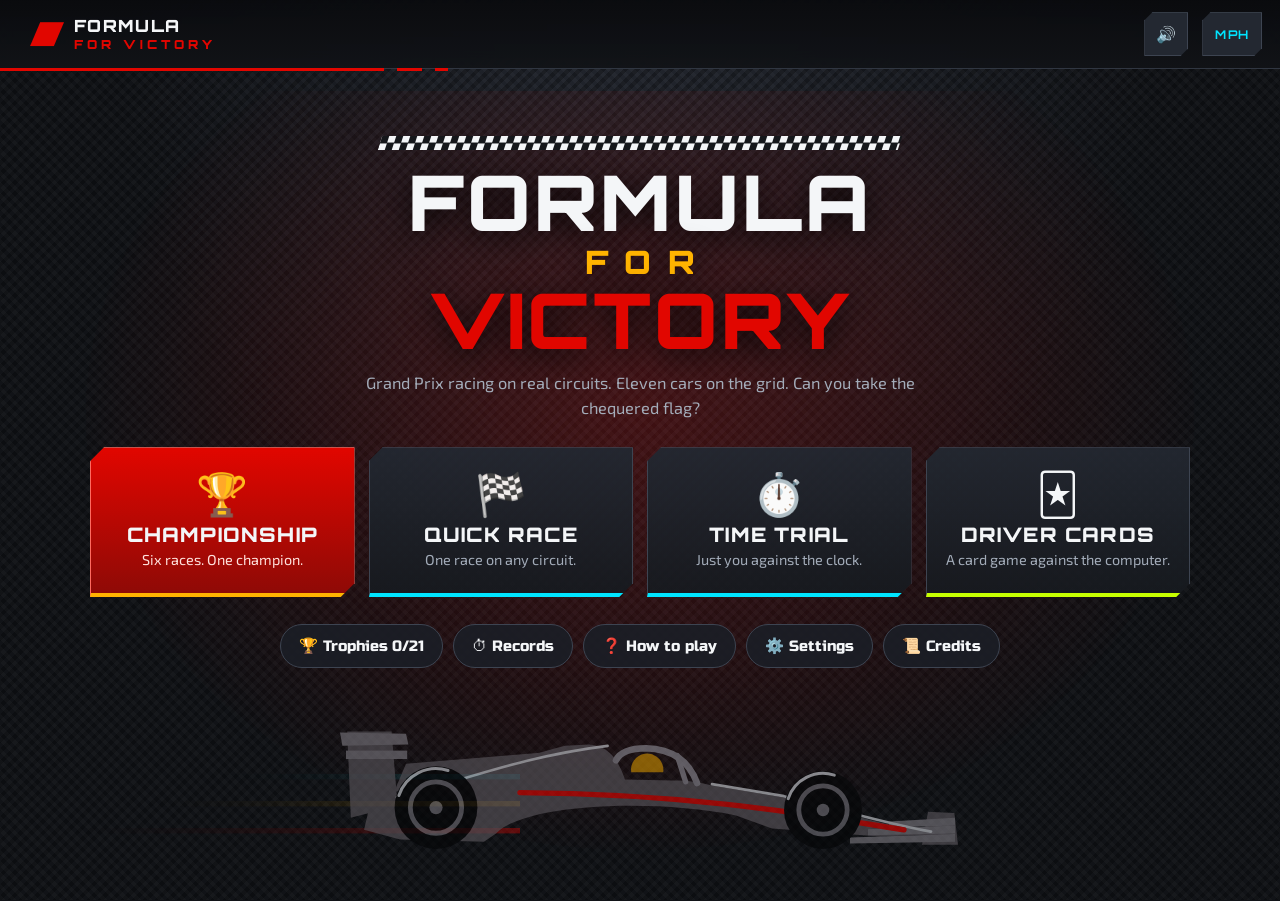
<file: index.html>
<!DOCTYPE html>
<html lang="en">
<head>
    <meta charset="UTF-8">
    <meta name="viewport" content="width=device-width, initial-scale=1.0, viewport-fit=cover">
    <title>Formula for Victory</title>
    <meta name="description" content="A Grand Prix racing game for ages 9 to 12: single-seater racing cars on real circuits.">

    <link rel="manifest" href="manifest.json">
    <meta name="theme-color" content="#111317">
    <link rel="apple-touch-icon" href="apple-touch-icon.png">
    <link rel="icon" href="icon-192.png" type="image/png">
    <meta name="apple-mobile-web-app-capable" content="yes">
    <meta name="apple-mobile-web-app-title" content="Formula">
    <meta name="mobile-web-app-capable" content="yes">
    <meta name="apple-mobile-web-app-status-bar-style" content="black-translucent">
    <link rel="stylesheet" href="style.css">
    <!-- Child-friendly settings: stop browser features that get in the way when a child is playing
         (long-press "save image" menus, dragging pictures, zooming, pull-to-refresh, print/save shortcuts,
         translate prompts, and the Back button closing the app). The search box still works normally. -->
    <meta name="google" content="notranslate">
    <style>
        html { touch-action: pan-x pan-y; }   /* scrolling only: no pinch or double-tap zoom (games that need touch set their own) */
        html, body { overscroll-behavior: none; -webkit-text-size-adjust: 100%; }   /* no pull-to-refresh or bounce */
        body { -webkit-touch-callout: none; -webkit-user-select: none; user-select: none; }
        img, svg, canvas, video, a { -webkit-touch-callout: none; -webkit-user-drag: none; }
        input, textarea, [contenteditable="true"] { -webkit-touch-callout: default; -webkit-user-select: text; user-select: text; }
        @media print {
            body > * { display: none !important; }
            body::after { content: 'Printing is switched off in this app.'; display: block; padding: 40px; text-align: center; font: 700 24px sans-serif; }
        }
    </style>
    <script>
        (function () {
            const isTyping = el => el && el.closest && el.closest('input, textarea, [contenteditable="true"]');
            const block = e => { if (!isTyping(e.target)) e.preventDefault(); };
            document.addEventListener('contextmenu', block, true);   // long-press menu: save / download / share image, open link
            document.addEventListener('dragstart', block, true);     // dragging pictures and links out of the app
            document.addEventListener('selectstart', block, true);   // selecting text (and the copy / web-search bubble)
            // iPads ignore "user-scalable=no", so stop pinch-zoom there too
            ['gesturestart', 'gesturechange', 'gestureend'].forEach(t => document.addEventListener(t, e => e.preventDefault(), { passive: false }));
            // Keyboard shortcuts: print, save, find, open, view source and zoom
            document.addEventListener('keydown', e => {
                if ((e.ctrlKey || e.metaKey) && ['p', 's', 'f', 'g', 'o', 'u', '+', '=', '-', '0'].includes((e.key || '').toLowerCase())) e.preventDefault();
            }, true);
            document.addEventListener('wheel', e => { if (e.ctrlKey) e.preventDefault(); }, { passive: false });   // trackpad pinch-zoom

            // Back button / back swipe: close a pop-up or return to the first screen, instead of leaving the app
            const arm = () => { if (!(history.state && history.state.kidGuard)) history.pushState({ kidGuard: true }, ''); };
            document.addEventListener('pointerdown', arm, true);   // browsers only honour this after a tap, so add it on the first touch
            window.addEventListener('popstate', () => {
                if (document.querySelector('.modal.open')) {
                    document.dispatchEvent(new KeyboardEvent('keydown', { key: 'Escape', bubbles: true }));
                } else {
                    const home = document.querySelector('.nav-btn');
                    if (home && !home.classList.contains('active')) home.click();
                }
                arm();
            });
        })();
    </script>
</head>
<body>
    <header class="topbar">
        <button class="brand nav-btn home active" data-screen="title" aria-label="Formula for Victory home">
            <span class="brand-mark" aria-hidden="true"></span>
            <span class="brand-text">FORMULA<b>FOR VICTORY</b></span>
        </button>
        <span class="spacer"></span>
        <button class="install-btn" id="install-btn" hidden>📲 Install<span class="wide"> app</span></button>
        <button class="units-btn sound-btn" id="sound-btn" aria-label="Sound on or off" title="Sound on or off">🔊</button>
        <button class="units-btn" id="units-btn" title="Switch between mph and km/h">MPH</button>
    </header>

    <main>
        <!-- TITLE AND MAIN MENU -->
        <section id="screen-title" class="screen active">
            <div class="title-wrap">
                <canvas class="title-art" id="title-art" aria-hidden="true"></canvas>
                <div class="title-box">
                    <div class="title-flag" aria-hidden="true"></div>
                    <h1 class="title-logo">FORMULA<small>FOR</small><b>VICTORY</b></h1>
                    <p class="title-tag">Grand Prix racing on real circuits. Eleven cars on the grid. Can you take the chequered flag?</p>
                </div>
                <nav class="menu-cards" aria-label="Main menu">
                    <button class="menu-card champ" data-menu="champ"><span class="mc-icon" aria-hidden="true">🏆</span><span class="mc-text"><b>Championship</b><small id="mc-champ">Six races. One champion.</small></span></button>
                    <button class="menu-card" data-menu="race"><span class="mc-icon" aria-hidden="true">🏁</span><span class="mc-text"><b>Quick race</b><small>One race on any circuit.</small></span></button>
                    <button class="menu-card" data-menu="trial"><span class="mc-icon" aria-hidden="true">⏱️</span><span class="mc-text"><b>Time trial</b><small>Just you against the clock.</small></span></button>
                    <button class="menu-card cards" data-menu="cards"><span class="mc-icon" aria-hidden="true">🃏</span><span class="mc-text"><b>Driver Cards</b><small>A card game against the computer.</small></span></button>
                </nav>
                <div class="menu-small">
                    <button class="chip-btn" data-screen="trophies">🏆 Trophies<span id="chip-trophies"></span></button>
                    <button class="chip-btn" data-screen="records">⏱ Records</button>
                    <button class="chip-btn" data-screen="help">❓ How to play</button>
                    <button class="chip-btn" data-screen="settings">⚙️ Settings</button>
                    <button class="chip-btn" data-screen="credits">📜 Credits</button>
                </div>
            </div>
        </section>

        <!-- CHOOSE A CIRCUIT -->
        <section id="screen-circuits" class="screen">
            <button class="back-btn" data-screen="title">‹ Menu</button>
            <div class="screen-head">
                <h1><span class="kicker" id="circuits-kicker">Quick race</span>Choose a circuit</h1>
                <p class="subtitle">Every circuit is traced from a real map, so the corners are where they really are. <button class="link-btn inline" data-screen="records">⏱ See your records</button></p>
            </div>
            <div class="circuit-grid" id="circuit-grid"></div>
        </section>

        <!-- SET UP THE RACE -->
        <section id="screen-setup" class="screen">
            <button class="back-btn" data-screen="circuits">‹ Circuits</button>
            <div id="setup"></div>
        </section>

        <!-- CHAMPIONSHIP: a new season, the season so far, after each race, and the champion -->
        <section id="screen-champ" class="screen">
            <button class="back-btn" data-screen="title">‹ Menu</button>
            <div id="champ"></div>
        </section>

        <!-- DRIVER CARDS: a card game against the computer (see cards.js) -->
        <section id="screen-cards" class="screen">
            <button class="back-btn" data-screen="title">‹ Menu</button>
            <div id="cards"></div>
        </section>

        <!-- TROPHIES: the cabinet (see trophies.js) -->
        <section id="screen-trophies" class="screen">
            <button class="back-btn" data-screen="title">‹ Menu</button>
            <div class="screen-head"><h1><span class="kicker">Trophies</span>Your trophy cabinet</h1>
                <p class="subtitle">Every trophy you have won is kept here. The grey ones are still to win: each one says how.</p></div>
            <div id="trophies"></div>
        </section>

        <!-- RECORDS: your best times on every circuit (see records.js) -->
        <section id="screen-records" class="screen">
            <button class="back-btn" data-screen="title" id="records-back">‹ Menu</button>
            <div class="screen-head"><h1><span class="kicker">Records</span>Your best times</h1>
                <p class="subtitle">Your quickest lap, race and qualifying lap on every circuit, and the day you set each one.</p></div>
            <div id="records"></div>
        </section>

        <!-- HOW TO PLAY -->
        <section id="screen-help" class="screen">
            <button class="back-btn" data-screen="title">‹ Menu</button>
            <div class="screen-head"><h1><span class="kicker">How to play</span>Ready to race?</h1></div>
            <div id="help"></div>
        </section>

        <!-- SETTINGS -->
        <section id="screen-settings" class="screen">
            <button class="back-btn" data-screen="title">‹ Menu</button>
            <div class="screen-head"><h1><span class="kicker">Settings</span>Set it up your way</h1></div>
            <div class="panel settings" id="settings"></div>
        </section>

        <!-- MY TEAMS: a family's own names and logos, kept on this device only (see myteams.js) -->
        <section id="screen-teams" class="screen">
            <button class="back-btn" data-screen="settings">‹ Settings</button>
            <div class="screen-head"><h1><span class="kicker">My teams</span>Your own names and logos</h1></div>
            <div id="myteams"></div>
            <input type="file" id="mt-files" multiple accept=".svg,image/svg+xml,.png,.webp,.zip,.csv,text/csv" hidden>
            <input type="file" id="mt-file" accept=".svg,image/svg+xml,.png,.webp" hidden>
        </section>

        <!-- CREDITS -->
        <section id="screen-credits" class="screen">
            <button class="back-btn" data-screen="title">‹ Menu</button>
            <div class="screen-head"><h1><span class="kicker">Credits</span>Thank you</h1></div>
            <div class="panel credits" id="credits"></div>
        </section>
    </main>

    <!-- THE RACE (fills the screen) -->
    <div class="race-stage" id="race-stage" hidden>
        <div class="race-canvas-wrap" id="race-canvas-wrap">
            <div class="race-hud" id="race-hud"></div>
            <div class="race-tower" id="race-tower"></div>
            <canvas class="race-map" id="race-map" width="180" height="180"></canvas>
            <div class="race-flash" id="race-flash"></div>
            <div class="race-corner" id="race-corner"></div>
            <div class="race-slip" id="race-slip">SLIPSTREAM</div>
            <div class="race-top">
                <button class="opt" data-race="pause" aria-label="Pause">❚❚<span> Pause</span></button><button class="opt" id="race-cam" aria-label="Change camera">🎥<span> Camera</span></button><button class="opt" id="race-help" aria-label="Driving help">🛞<span> Driving help</span></button><button class="opt" id="race-tilt" aria-label="Tilt steering">📱<span> Tilt</span></button><button class="opt" id="race-sound" aria-label="Sound">🔊<span> Sound</span></button><button class="opt" id="race-engine" aria-label="Engine sound">🏎️<span> Engine</span></button><button class="opt" id="race-units" aria-label="Switch between mph and km/h">MPH</button>
            </div>
            <div class="pad pad-left"><button class="pad-btn" data-pad="left" aria-label="Steer left">◀</button><button class="pad-btn" data-pad="right" aria-label="Steer right">▶</button></div>
            <div class="pad pad-right"><button class="boost-btn" id="race-boost" aria-label="Overtake boost">⚡<b id="race-boost-n">3</b><small>BOOST</small></button><button class="pad-btn brake" data-pad="brake" aria-label="Brake">BRAKE</button><button class="pad-btn gas" data-pad="gas" aria-label="Accelerate">GO</button></div>
            <div class="race-pit-hint" id="race-pit-hint" hidden></div>
            <div class="race-panel" id="race-pause-panel" hidden><div class="rr-box"><h2>Paused</h2><p class="small" id="race-pause-note" hidden>Your season is saved. If you quit now, this race starts again from the grid next time.</p><div class="rr-actions"><button class="big-btn" data-race="resume">Keep racing</button><button class="act-btn" id="race-qskip" data-race="qskip" hidden>Skip qualifying</button><button class="act-btn ghost" data-race="menu">Quit to menu</button></div></div></div>
            <div class="race-panel" id="race-result" hidden></div>
        </div>
    </div>

    <div class="loading-veil" id="loading" hidden><div>WARMING UP THE TYRES…<small>Building the circuit</small></div></div>
    <div id="toast" role="status"></div>

    <canvas class="party" id="party" aria-hidden="true" hidden></canvas>

    <script src="teams.js"></script>
    <script src="myteams.js"></script>
    <script src="sound.js"></script>
    <script src="season.js"></script>
    <script src="records.js"></script>
    <script src="trophies.js"></script>
    <script src="app.js"></script>
    <script src="championship.js"></script>
    <script src="cards.js"></script>
</body>
</html>
</file>
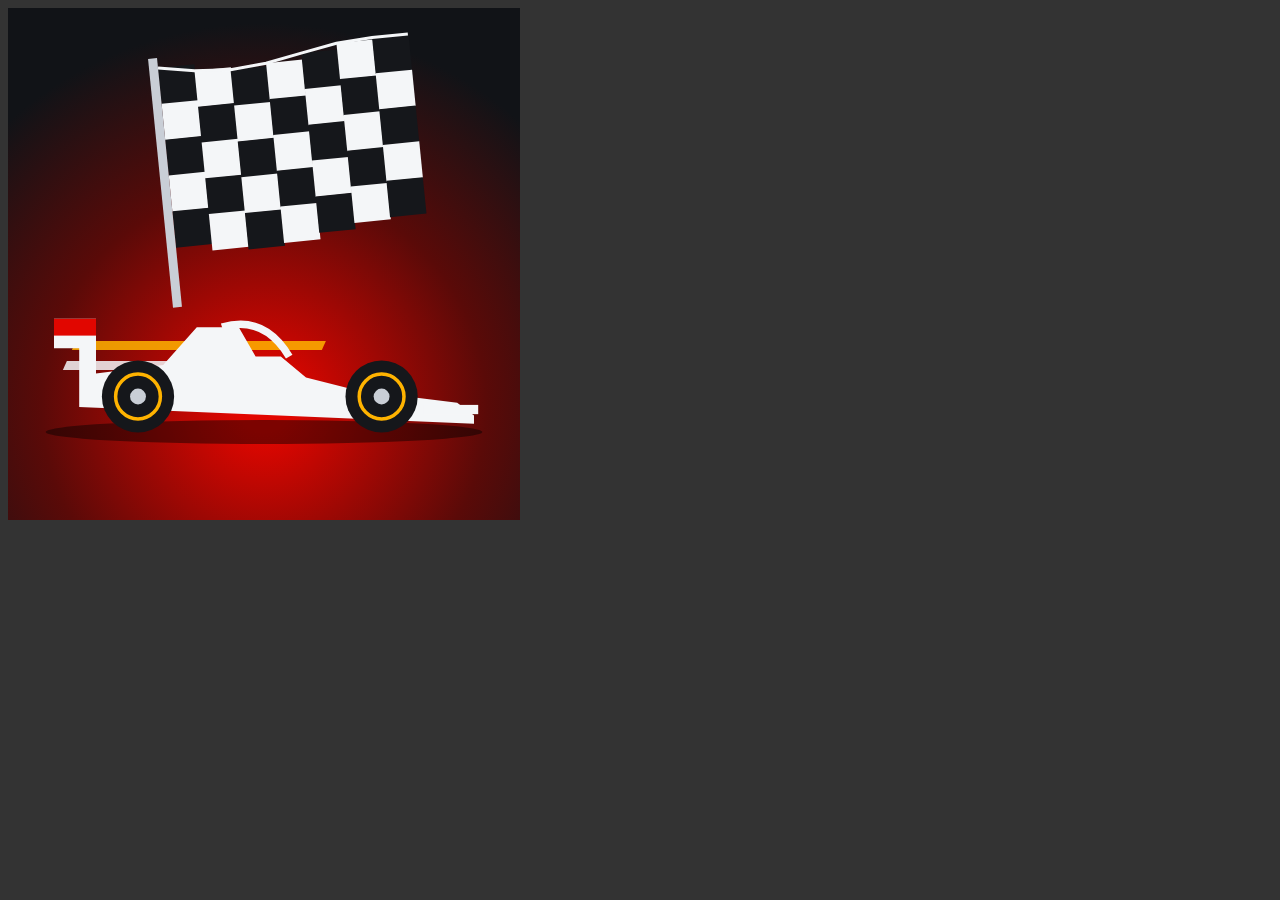
<file: tools/make_icon.html>
<!DOCTYPE html>
<!-- Formula for Victory: draws the app icon in code (a single-seater's silhouette and a chequered flag; no brand marks).
     Open this page and call icon(192) or icon(512): it returns the PNG as base64. The saved copies are icon-192.png and icon-512.png;
     icon(512, true) is icon-maskable-512.png (for round Android icons) and icon(180) is apple-touch-icon.png (iPhone). -->
<meta charset="utf-8"><body style="background:#333"><canvas id="c"></canvas>
<script>
function carShape(x, w) {
    const u = w / 100;
    x.beginPath();
    x.moveTo(100 * u, -3 * u); x.lineTo(96 * u, -6 * u); x.lineTo(72 * u, -9 * u); x.lineTo(60 * u, -12 * u); x.lineTo(54 * u, -17 * u); x.lineTo(48 * u, -17 * u);
    x.lineTo(44 * u, -24 * u); x.lineTo(34 * u, -24 * u); x.lineTo(26 * u, -15 * u); x.lineTo(10 * u, -13 * u); x.lineTo(10 * u, -26 * u); x.lineTo(0, -26 * u); x.lineTo(0, -19 * u);
    x.lineTo(6 * u, -19 * u); x.lineTo(6 * u, -5 * u); x.lineTo(100 * u, -1 * u); x.closePath(); x.fill();
    x.fillRect(88 * u, -5.5 * u, 13 * u, 2.2 * u);
    x.save(); x.lineWidth = 1.8 * u; x.strokeStyle = x.fillStyle; x.beginPath(); x.moveTo(40 * u, -24 * u); x.quadraticCurveTo(50 * u, -27 * u, 56 * u, -17 * u); x.stroke(); x.restore();
}
function icon(S, maskable) {   // maskable: everything shrunk into the middle, so a round Android icon doesn't cut the car off
    const c = document.getElementById('c'); c.width = c.height = S; const x = c.getContext('2d'), u = S / 512;
    // background: dark, with a red glow low down (full square, so launchers can round the corners themselves)
    x.fillStyle = '#111317'; x.fillRect(0, 0, S, S);
    const g = x.createRadialGradient(S * 0.5, S * 0.78, S * 0.05, S * 0.5, S * 0.78, S * 0.75); g.addColorStop(0, '#E10600'); g.addColorStop(0.55, '#5a0a08'); g.addColorStop(1, '#111317');
    x.fillStyle = g; x.fillRect(0, 0, S, S);
    if (maskable) { const k = 0.74; x.translate(S / 2, S * 0.53); x.scale(k, k); x.translate(-S / 2, -S / 2); }
    // the chequered flag, waving, top left
    x.save(); x.translate(150 * u, 60 * u); x.rotate(-0.1);
    const cols = 7, rows = 5, q = 36 * u;
    for (let i = 0; i < cols; i++) for (let j = 0; j < rows; j++) {
        const wave = Math.sin(i * 0.8) * 9 * u;
        x.fillStyle = (i + j) % 2 ? '#F4F6F8' : '#15171b'; x.fillRect(i * q, j * q + wave, q + 0.6, q + 0.6);
    }
    x.strokeStyle = '#F4F6F8'; x.lineWidth = 3 * u; x.beginPath();
    for (let i = 0; i <= cols; i++) { const w0 = Math.sin(Math.min(i, cols - 1) * 0.8) * 9 * u; i ? x.lineTo(i * q, w0) : x.moveTo(0, w0); } x.stroke();
    x.fillStyle = '#C9CED6'; x.fillRect(-9 * u, -10 * u, 9 * u, 250 * u);
    x.restore();
    // speed stripes
    x.save(); x.translate(0, 395 * u); x.transform(1, 0, -0.45, 1, 0, 0);
    ['#FFB300', '#F4F6F8'].forEach((col, i) => { x.fillStyle = col; x.globalAlpha = 0.85; x.fillRect(40 * u, i * 20 * u - 62 * u, 250 * u - i * 70 * u, 9 * u); });
    x.restore(); x.globalAlpha = 1;
    // the car: white body, dark wheels with a red ring
    const w = 420 * u, left = 46 * u, base = 420 * u;
    x.save(); x.translate(left, base); x.fillStyle = 'rgba(0,0,0,.45)'; x.beginPath(); x.ellipse(w / 2, 4 * u, w * 0.52, 12 * u, 0, 0, 7); x.fill();
    x.fillStyle = '#F4F6F8'; carShape(x, w);
    for (const cx of [20, 78]) {
        const px = cx * w / 100, py = -7.5 * w / 100, r = 8.6 * w / 100;
        x.fillStyle = '#15171b'; x.beginPath(); x.arc(px, py, r, 0, 7); x.fill();
        x.strokeStyle = '#FFB300'; x.lineWidth = 3.5 * u; x.beginPath(); x.arc(px, py, r * 0.62, 0, 7); x.stroke();
        x.fillStyle = '#C9CED6'; x.beginPath(); x.arc(px, py, r * 0.22, 0, 7); x.fill();
    }
    x.fillStyle = '#E10600'; x.fillRect(0, -26 * w / 100, 10 * w / 100, 4 * w / 100);   // the rear wing's top edge
    x.restore();
    return c.toDataURL('image/png').split(',')[1];
}
icon(512);
</script>
</file>
<file: style.css>
/* Formula for Victory: styles. The racing screen's styles are carried over from Supercar Legends. */
@font-face { font-family: 'Orbitron'; src: url('fonts/orbitron-latin-700-normal.woff2') format('woff2'); font-weight: 700; font-display: swap; }
@font-face { font-family: 'Orbitron'; src: url('fonts/orbitron-latin-900-normal.woff2') format('woff2'); font-weight: 900; font-display: swap; }
@font-face { font-family: 'Russo One'; src: url('fonts/russo-one-latin-400-normal.woff2') format('woff2'); font-weight: 400; font-display: swap; }
@font-face { font-family: 'Exo 2'; src: url('fonts/exo-2-latin-400-normal.woff2') format('woff2'); font-weight: 400; font-display: swap; }
@font-face { font-family: 'Exo 2'; src: url('fonts/exo-2-latin-600-normal.woff2') format('woff2'); font-weight: 600; font-display: swap; }
@font-face { font-family: 'Exo 2'; src: url('fonts/exo-2-latin-700-normal.woff2') format('woff2'); font-weight: 700; font-display: swap; }
@font-face { font-family: 'Exo 2'; src: url('fonts/exo-2-latin-800-normal.woff2') format('woff2'); font-weight: 800; font-display: swap; }

:root {
    --bg: #111317; --bg-2: #171A1F; --panel: #1B1F26; --panel-2: #232831; --line: #303641; --line-2: #3D4451;
    --text: #F4F6F8; --muted: #A3ACB9; --dim: #6E7785;
    --red: #E10600; --red-2: #FF2A1F; --cyan: #00E5FF; --lime: #C6FF00; --amber: #FFB300;
    --display: 'Orbitron', 'Russo One', 'Arial Black', sans-serif;
    --head: 'Russo One', 'Orbitron', 'Arial Black', sans-serif;
    --body: 'Exo 2', 'Segoe UI', system-ui, sans-serif;
    --cut: 14px;
    --carbon: repeating-linear-gradient(45deg, rgba(255,255,255,.022) 0 4px, transparent 4px 8px),
              repeating-linear-gradient(-45deg, rgba(0,0,0,.28) 0 4px, transparent 4px 8px);
}
* { box-sizing: border-box; -webkit-tap-highlight-color: transparent; }
html { -webkit-text-size-adjust: 100%; }
body { margin: 0; font-family: var(--body); color: var(--text); background: var(--bg); background-image: var(--carbon), radial-gradient(ellipse at 50% -20%, #262A33 0%, transparent 60%); background-attachment: fixed; min-height: 100vh; overflow-x: hidden; }
button, input, select { font-family: inherit; color: inherit; }
button { cursor: pointer; }
:focus-visible { outline: 2px solid var(--cyan); outline-offset: 2px; box-shadow: 0 0 0 4px rgba(0,229,255,.25); }
h1, h2, h3 { font-family: var(--head); font-weight: 400; letter-spacing: .02em; margin: 0; }
.small { font-size: .85rem; color: var(--muted); }
.cut { clip-path: polygon(var(--cut) 0, 100% 0, 100% calc(100% - var(--cut)), calc(100% - var(--cut)) 100%, 0 100%, 0 var(--cut)); }

/* ---------- Top bar ---------- */
.topbar { position: sticky; top: 0; z-index: 50; display: flex; align-items: center; gap: 14px; padding: 10px 18px; padding-top: max(10px, env(safe-area-inset-top));
          background: linear-gradient(180deg, rgba(10,11,14,.97), rgba(17,19,23,.93)); border-bottom: 1px solid var(--line); backdrop-filter: blur(8px); }
.topbar::after { content: ''; position: absolute; left: 0; right: 0; bottom: -3px; height: 3px; background: linear-gradient(90deg, var(--red) 0 30%, transparent 30% 31%, var(--red) 31% 33%, transparent 33% 34%, var(--red) 34% 35%, transparent 35%); }
.brand { display: flex; align-items: center; gap: 10px; background: none; border: 0; padding: 0; flex-shrink: 0; }
.brand-mark { width: 34px; height: 24px; background: var(--red); clip-path: polygon(30% 0, 100% 0, 70% 100%, 0 100%); box-shadow: 0 0 18px rgba(225,6,0,.6); position: relative; }
.brand-text { font-family: var(--display); font-weight: 900; font-size: 1.05rem; letter-spacing: .08em; line-height: 1; display: flex; flex-direction: column; text-align: left; }
.brand-text b { color: var(--red); font-weight: 900; font-size: .78rem; letter-spacing: .32em; margin-top: 3px; }
.units-btn { flex-shrink: 0; background: var(--panel-2); border: 1px solid var(--line-2); padding: 8px 12px; font-family: var(--display); font-weight: 700; font-size: .75rem; letter-spacing: .1em; color: var(--cyan); clip-path: polygon(8px 0, 100% 0, 100% calc(100% - 8px), calc(100% - 8px) 100%, 0 100%, 0 8px); }
.kicker { display: block; font-family: var(--display); font-weight: 700; font-size: .72rem; letter-spacing: .3em; color: var(--red-2); text-transform: uppercase; margin-bottom: 6px; }
.subtitle { color: var(--muted); margin: 8px 0 0; max-width: 760px; line-height: 1.5; }
.panel { background: linear-gradient(180deg, var(--panel), var(--bg-2)); border: 1px solid var(--line); padding: 18px; clip-path: polygon(var(--cut) 0, 100% 0, 100% calc(100% - var(--cut)), calc(100% - var(--cut)) 100%, 0 100%, 0 var(--cut)); }
.panel h2 { font-size: 1.1rem; margin-bottom: 10px; }
.act-btn { background: var(--red); border: 0; padding: 12px 18px; font-family: var(--head); font-size: .95rem; letter-spacing: .04em; color: #fff; clip-path: polygon(10px 0, 100% 0, calc(100% - 10px) 100%, 0 100%); padding-left: 22px; padding-right: 22px; }
.act-btn.ghost { background: var(--panel-2); color: var(--cyan); }
.act-btn:hover { filter: brightness(1.15); }
.big-btn { background: var(--red); border: 0; padding: 14px 26px; font-family: var(--display); font-weight: 900; letter-spacing: .08em; color: #fff; text-transform: uppercase; clip-path: polygon(12px 0, 100% 0, calc(100% - 12px) 100%, 0 100%); }
.big-btn:hover { filter: brightness(1.15); }
.big-btn[hidden] { display: none; }
#toast { position: fixed; left: 50%; bottom: 24px; transform: translate(-50%, 200%); visibility: hidden; background: var(--panel-2); border-left: 4px solid var(--cyan); padding: 12px 18px; font-weight: 700; z-index: 200; transition: transform .25s; max-width: calc(100vw - 32px); }
#toast.show { transform: translate(-50%, 0); visibility: visible; }
.opts { display: flex; flex-wrap: wrap; gap: 6px; }
.opt { background: var(--panel-2); border: 1px solid var(--line-2); padding: 9px 12px; font-weight: 700; font-size: .86rem; color: var(--text); }
.opt:hover { border-color: var(--cyan); }
.opt.active { background: var(--red); border-color: var(--red); color: #fff; }
/* a choice that can't be changed (a night race is always at night): the others are greyed out and crossed through */
.opt:disabled { opacity: .38; cursor: default; text-decoration: line-through; }
.opt:disabled:hover { border-color: var(--line-2); }
.opt.locked:disabled { opacity: 1; text-decoration: none; }
.opt.locked:disabled:hover { border-color: var(--red); }
.opt-note { margin: 6px 0 0; }
.rr-actions { display: flex; flex-wrap: wrap; gap: 10px; margin-top: 14px; align-items: center; }
.how { margin-top: 14px; }
.how h3 { margin-bottom: 6px; }
.how p { margin: 0; line-height: 1.55; color: var(--muted); }
.race-stage { position: fixed; inset: 0; z-index: 120; background: #000; }
body.racing { overflow: hidden; }
body.racing .topbar { display: none; }
.race-canvas-wrap { position: absolute; inset: 0; touch-action: none; user-select: none; -webkit-user-select: none; }
.race-canvas-wrap canvas:first-child { width: 100%; height: 100%; display: block; }
.race-hud { position: absolute; inset: 0; pointer-events: none; font-family: var(--display); color: #fff; text-shadow: 0 2px 6px rgba(0,0,0,.6); }
.hud-left { position: absolute; left: max(16px, env(safe-area-inset-left)); top: 14px; }
.hud-pos b { font-size: 2.6rem; font-weight: 900; } .hud-pos span { font-size: 1.2rem; opacity: .8; }
.hud-lap { font-size: .95rem; font-weight: 700; letter-spacing: .12em; color: var(--amber); }
.hud-right { position: absolute; right: max(16px, env(safe-area-inset-right)); top: 64px; text-align: right; }
.hud-time { font-size: 1.6rem; font-weight: 700; } .hud-best { font-size: .85rem; color: var(--amber); }
.hud-speed { position: absolute; left: 50%; bottom: 18px; transform: translateX(-50%); text-align: center; }
.hud-speed b { display: block; font-size: 3rem; font-weight: 900; line-height: 1; } .hud-speed span { font-size: .8rem; letter-spacing: .25em; color: var(--cyan); }
.race-map { position: absolute; right: max(12px, env(safe-area-inset-right)); bottom: 150px; width: 140px; height: 140px; background: rgba(10,11,14,.45); border-radius: 8px; pointer-events: none; }
.race-flash { position: absolute; left: 50%; top: 28%; transform: translate(-50%, -50%) scale(.8); font-family: var(--display); font-weight: 900; font-size: clamp(1.6rem, 5vw, 3.2rem); color: var(--lime); text-shadow: 0 3px 12px rgba(0,0,0,.7); opacity: 0; transition: opacity .2s, transform .2s; pointer-events: none; text-align: center; }
.race-fx { position: absolute; inset: 0; width: 100%; height: 100%; pointer-events: none; }
.race-slip { position: absolute; left: 50%; bottom: 128px; transform: translateX(-50%); font-family: var(--display); font-weight: 900; font-size: .85rem; letter-spacing: .25em; color: var(--cyan); text-shadow: 0 0 10px rgba(0,229,255,.8); opacity: 0; transition: opacity .2s; pointer-events: none; }
.race-slip.show { opacity: 1; }
.race-flash.show { opacity: 1; transform: translate(-50%, -50%) scale(1); }
/* start countdown: near the top, starts big and shrinks away (each number a little smaller than the last) */
.race-count { position: absolute; left: 50%; top: 20%; transform: translate(-50%, -50%); font-family: var(--display); font-weight: 900; font-size: clamp(3.5rem, 11vw, 7rem); line-height: 1;
  color: #fff; -webkit-text-stroke: 3px #111; paint-order: stroke fill; text-shadow: 0 6px 18px rgba(0,0,0,.55); opacity: 0; pointer-events: none; }
.race-count.go { color: var(--lime); }
.race-count.run { animation: race-count .95s cubic-bezier(.2,.7,.3,1) forwards; }
@keyframes race-count {
  0%   { opacity: 0; transform: translate(-50%, -50%) scale(var(--start)); }
  12%  { opacity: 1; transform: translate(-50%, -50%) scale(calc(var(--start) * .9)); }
  75%  { opacity: 1; }
  100% { opacity: 0; transform: translate(-50%, -50%) scale(calc(var(--start) * .38)); }
}
@keyframes race-count-still { 0%, 85% { opacity: 1; transform: translate(-50%, -50%) scale(calc(var(--start) * .6)); } 100% { opacity: 0; transform: translate(-50%, -50%) scale(calc(var(--start) * .6)); } }
@media (prefers-reduced-motion: reduce) { .race-count.run { animation-name: race-count-still; } }
.race-top { position: absolute; top: 12px; left: 50%; transform: translateX(-50%); display: flex; gap: 6px; flex-wrap: wrap; justify-content: center; }
.race-top .opt { background: rgba(17,19,23,.7); padding: 8px 10px; font-size: .8rem; min-width: 44px; min-height: 44px; }   /* (at least 44 px each way: a finger-sized target) */
.race-top .opt.active { background: rgba(225,6,0,.85); }
.pad { position: absolute; bottom: max(18px, env(safe-area-inset-bottom)); display: flex; gap: 14px; }
.pad-left { left: max(18px, env(safe-area-inset-left)); } .pad-right { right: max(18px, env(safe-area-inset-right)); }
.pad-btn { width: 96px; height: 96px; border-radius: 50%; border: 3px solid rgba(255,255,255,.35); background: rgba(17,19,23,.55); color: #fff; font-size: 2rem; font-family: var(--display); font-weight: 900;
           touch-action: none; user-select: none; -webkit-user-select: none; -webkit-touch-callout: none; }
.pad-btn.gas { width: 110px; height: 130px; border-radius: 18px; background: rgba(67,160,71,.55); font-size: 1.3rem; }
.pad-btn.brake { width: 96px; height: 110px; border-radius: 18px; background: rgba(225,6,0,.5); font-size: 1rem; align-self: flex-end; }
.pad-btn.down { background: rgba(255,255,255,.35); transform: scale(.95); }
.race-panel[hidden] { display: none; }
.race-panel { position: absolute; inset: 0; display: grid; place-items: center; background: rgba(5,6,8,.6); padding: 16px; }
.rr-box { background: linear-gradient(180deg, var(--panel), var(--bg)); border: 1px solid var(--line-2); padding: 26px 28px; text-align: center; max-width: 460px; width: 100%;
          clip-path: polygon(0 0, calc(100% - 22px) 0, 100% 22px, 100% 100%, 22px 100%, 0 calc(100% - 22px)); }
.rr-box h2 { font-size: 2rem; margin: 6px 0; }
.rr-medal { font-size: 1.5rem; font-family: var(--head); margin: 6px 0 10px; }
.rr-box .rr-actions { justify-content: center; }
@media (max-width: 640px) {
    .pad-btn { width: 74px; height: 74px; font-size: 1.5rem; } .pad-btn.gas { width: 84px; height: 104px; } .pad-btn.brake { width: 74px; height: 88px; }
    .race-map { width: 100px; height: 100px; bottom: 130px; }
    .hud-speed b { font-size: 2.2rem; } .hud-pos b { font-size: 2rem; }
    .hud-right { top: 96px; }
}
@media (max-height: 500px) {
    .race-map { width: 96px; height: 96px; top: 84px; left: max(14px, env(safe-area-inset-left)); right: auto; bottom: auto; }
    .pad-btn { width: 72px; height: 72px; font-size: 1.4rem; } .pad-btn.gas { width: 84px; height: 100px; } .pad-btn.brake { width: 72px; height: 84px; }
    .hud-speed b { font-size: 2.2rem; } .hud-pos b { font-size: 2rem; }
}
@media (prefers-reduced-motion: reduce) {
    *, *::before, *::after { animation: none !important; transition: none !important; }
}
/* in the cockpit view the dashboard shows the speed, so the big on-screen number steps aside */
.in-cockpit .hud-speed { opacity: 0; }
/* replays */
.race-replay { position: absolute; top: 12px; left: 50%; transform: translateX(-50%); display: flex; align-items: center; gap: 10px; z-index: 5; }
.race-replay[hidden] { display: none; }
.rp-badge { font-family: var(--display); font-weight: 900; letter-spacing: .15em; color: #fff; background: #E10600; padding: 6px 10px; animation: rp-blink 1.2s steps(2) infinite; }
.rp-shot { font-family: var(--display); font-size: .85rem; color: #fff; text-shadow: 0 2px 6px rgba(0,0,0,.7); }
@keyframes rp-blink { 50% { opacity: .55; } }
.replaying .race-top, .replaying .pad, .replaying .race-slip, .replaying .race-map, .replaying .race-fx { display: none; }
.champ-table { width: 100%; border-collapse: collapse; margin: 10px 0 4px; font-size: .9rem; text-align: left; }
.champ-table th { font-size: .7rem; letter-spacing: .15em; text-transform: uppercase; opacity: .7; padding: 4px 6px; }
.champ-table td { padding: 5px 6px; border-top: 1px solid rgba(255,255,255,.08); }
.champ-table tr.me td { background: rgba(225,6,0,.18); font-weight: 700; }
.champ-dot { display: inline-block; width: 10px; height: 10px; border-radius: 50%; margin-right: 8px; vertical-align: middle; box-shadow: 0 0 0 1px rgba(255,255,255,.4); }
/* the podium: the top three cars on their steps, with a sheet of lap times underneath */
.podium-on .race-top, .podium-on .pad, .podium-on .race-slip, .podium-on .race-map, .podium-on .race-flash { display: none; }
.pod-sheet, .pod-only { display: none; }
.race-panel.has-podium .pod-only { display: inline-block; }
.race-panel.podium { place-items: end center; padding: 10px max(10px, env(safe-area-inset-right)) max(10px, env(safe-area-inset-bottom)) max(10px, env(safe-area-inset-left)); pointer-events: none;
    background: linear-gradient(180deg, rgba(5,6,8,0) 38%, rgba(5,6,8,.6) 58%, rgba(5,6,8,.92)); }
.race-panel.podium .rr-box { display: none; }
.race-panel.podium .pod-sheet { display: grid; gap: 8px; width: 100%; max-width: 860px; text-align: center; pointer-events: auto; animation: pod-rise .5s ease-out both; }
@keyframes pod-rise { from { opacity: 0; transform: translateY(24px); } }
.pod-head .kicker { margin-bottom: 2px; text-shadow: 0 1px 4px rgba(0,0,0,.8); }
.pod-head h2 { font-size: clamp(1.25rem, 3.6vw, 1.9rem); text-shadow: 0 2px 8px rgba(0,0,0,.8); }
.pod-head p { margin: 2px 0; }
.pod-head .rr-medal { font-size: 1.1rem; }
.pod-cards { display: grid; grid-template-columns: 1fr 1.12fr 1fr; gap: 8px; align-items: end; }
.pod-card { background: linear-gradient(180deg, var(--panel), var(--bg)); border: 1px solid var(--line-2); border-top: 4px solid var(--c, var(--line-2)); padding: 8px 10px 6px; min-width: 0; }
.pod-card.p1 { padding-top: 14px; }
.pod-card.me { border-color: var(--red-2); border-top-color: var(--c); box-shadow: 0 0 0 1px var(--red-2), 0 0 16px rgba(225,6,0,.35); }
.pod-pos { font-family: var(--display); font-weight: 900; font-size: 1.25rem; line-height: 1; color: #C9CED6; }
.pod-card.p1 .pod-pos { font-size: 1.55rem; color: var(--amber); }
.pod-card.p3 .pod-pos { color: #C98A4B; }
.pod-name { font-family: var(--head); font-size: .95rem; margin: 5px 0 4px; white-space: nowrap; overflow: hidden; text-overflow: ellipsis; }
.pod-laps { width: 100%; border-collapse: collapse; font-size: .85rem; font-variant-numeric: tabular-nums; }
.pod-laps td { padding: 1px 0; }
.pod-laps td:first-child { text-align: left; color: var(--muted); }
.pod-laps td:last-child { text-align: right; font-weight: 600; }
.pod-laps tr.tot td { border-top: 1px solid var(--line-2); padding-top: 3px; font-weight: 800; color: #fff; }
.pod-you { display: flex; flex-wrap: wrap; gap: 4px 14px; justify-content: center; align-items: baseline; padding: 7px 10px; font-size: .85rem; color: var(--muted); background: rgba(225,6,0,.18); border: 1px solid var(--red-2); font-variant-numeric: tabular-nums; }
.pod-you b { color: #fff; }
.pod-you > b { font-family: var(--head); font-weight: 400; font-size: .95rem; }
.pod-note { margin: 0; font-size: .7rem; color: var(--muted); text-shadow: 0 1px 3px rgba(0,0,0,.9); }
.pod-sheet .rr-actions { justify-content: center; margin-top: 2px; gap: 8px; }
.pod-sheet .big-btn { padding: 11px 20px; font-size: .9rem; }
.pod-sheet .act-btn { padding: 10px 18px; font-size: .88rem; }
@media (max-width: 640px) {
    .pod-cards { gap: 5px; }
    .pod-card { padding: 6px 6px 5px; }
    .pod-name { font-size: .8rem; white-space: normal; line-height: 1.15; }
    .pod-name .champ-dot { margin-right: 5px; }
    .pod-laps { font-size: .76rem; }
    .pod-sheet .big-btn, .pod-sheet .act-btn { padding: 10px 14px; font-size: .8rem; }
}
/* a phone on its side: the heading and buttons go beside the lap times, to leave room for the cars */
@media (max-height: 500px) {
    .race-panel.podium { background: linear-gradient(90deg, rgba(5,6,8,.85), rgba(5,6,8,0) 34%), linear-gradient(180deg, rgba(5,6,8,0) 55%, rgba(5,6,8,.85)); }
    .race-panel.podium .pod-sheet { grid-template-columns: minmax(180px, 1fr) 2.6fr; align-items: end; max-width: none; gap: 4px 12px; }
    .pod-head h2 { font-size: 1.3rem; } .pod-head .rr-unlock { font-size: .8rem; margin: 2px 0; }
    .pod-head .kicker { font-size: .6rem; letter-spacing: .18em; }
    .pod-head { grid-column: 1; grid-row: 1; align-self: end; }
    .pod-sheet .rr-actions { grid-column: 1; grid-row: 2 / span 2; align-self: start; }
    .pod-cards { grid-column: 2; grid-row: 1 / span 2; }
    .pod-you { grid-column: 2; }
    .pod-note { grid-column: 2; }
    .pod-card { padding: 4px 8px; } .pod-card.p1 { padding-top: 8px; }
    .pod-laps { font-size: .76rem; } .pod-name { margin: 2px 0; font-size: .85rem; }
    .pod-sheet .big-btn, .pod-sheet .act-btn { padding: 8px 14px; font-size: .78rem; }
}
@media (prefers-reduced-motion: reduce) { .race-panel.podium .pod-sheet { animation: none; } }

/* ---------- Formula for Victory: the menus ---------- */
.brand { cursor: pointer; }
.brand-text b { color: var(--red); }
.topbar .spacer { flex: 1; }
.install-btn { flex-shrink: 0; background: var(--amber); color: #15171b; border: 0; padding: 9px 14px; font-family: var(--head); font-size: .9rem; clip-path: polygon(8px 0, 100% 0, calc(100% - 8px) 100%, 0 100%); }
.install-btn[hidden] { display: none; }
.nav-btn.home { clip-path: none; padding: 8px 12px; }
main { max-width: 1180px; margin: 0 auto; padding: 22px 22px 40px; padding-left: max(22px, env(safe-area-inset-left)); padding-right: max(22px, env(safe-area-inset-right)); }
.screen { display: none; animation: screenIn .3s ease; }
.screen.active { display: block; }
@keyframes screenIn { from { opacity: 0; transform: translateY(10px); } to { opacity: 1; transform: none; } }
.screen-head { margin-bottom: 16px; }
.screen-head h1 { font-size: clamp(1.5rem, 3.2vw, 2.3rem); line-height: 1.1; }
.subtitle { color: var(--muted); margin: 8px 0 0; max-width: 760px; line-height: 1.5; }
.back-btn { background: none; border: 0; color: var(--cyan); font-family: var(--head); font-size: .95rem; padding: 8px 0; margin-bottom: 6px; }
.link-btn { background: none; border: 0; color: var(--muted); text-decoration: underline; padding: 10px; font-size: .9rem; }

/* title screen and main menu: the logo, four big buttons, and the small ones underneath */
.title-wrap { position: relative; min-height: calc(100vh - 130px); min-height: calc(100dvh - 130px); display: flex; flex-direction: column; align-items: center; justify-content: center; gap: clamp(14px, 3vh, 30px); text-align: center; overflow: hidden; padding: 6px 0 10px; }
.title-art { position: absolute; inset: 0; width: 100%; height: 100%; opacity: .9; pointer-events: none; }
.title-box { position: relative; padding: 0 10px; }
.title-flag { height: 14px; width: min(520px, 80vw); margin: 0 auto 16px; background: repeating-conic-gradient(#f4f6f8 0 25%, #15171b 0 50%) 0 0 / 14px 14px; transform: skewX(-18deg); }
.title-logo { font-family: var(--display); font-weight: 900; line-height: .95; letter-spacing: .04em; font-size: clamp(2.2rem, 7.4vw, 4.8rem); text-shadow: 0 6px 30px rgba(0,0,0,.8); }
.title-logo small { display: block; font-size: .42em; letter-spacing: .5em; color: var(--amber); margin: .25em 0 .2em .5em; }
.title-logo b { color: var(--red); font-weight: 900; }
.title-tag { color: var(--muted); font-size: 1.02rem; margin: 14px auto 0; max-width: 560px; line-height: 1.5; }
.menu-cards { position: relative; display: grid; grid-template-columns: repeat(4, minmax(0, 1fr)); gap: 14px; width: min(100%, 1100px); }
.menu-card { display: flex; flex-direction: column; align-items: center; justify-content: center; gap: 8px; min-height: 150px; padding: 18px 14px; text-align: center; color: var(--text);
             background: linear-gradient(180deg, rgba(35,40,49,.96), rgba(23,26,31,.96)); border: 1px solid var(--line-2); border-bottom: 4px solid var(--cyan);
             clip-path: polygon(var(--cut) 0, 100% 0, 100% calc(100% - var(--cut)), calc(100% - var(--cut)) 100%, 0 100%, 0 var(--cut)); transition: transform .15s ease, filter .15s ease, border-color .15s ease; }
.menu-card:hover { filter: brightness(1.12); transform: translateY(-3px); }
.menu-card:active { transform: scale(.97); }
.menu-card.champ { background: linear-gradient(180deg, #E10600, #8f0a06); border-color: #ff6a5f; border-bottom-color: var(--amber); }
.mc-icon { font-size: 2.6rem; line-height: 1; }
.mc-text { display: flex; flex-direction: column; gap: 4px; min-width: 0; }
.mc-text b { font-family: var(--display); font-weight: 900; font-size: 1.25rem; letter-spacing: .06em; text-transform: uppercase; }
.mc-text small { font-size: .9rem; color: var(--muted); line-height: 1.3; }
.menu-card.champ .mc-text small { color: #ffe1dc; }
.menu-small { position: relative; display: flex; flex-wrap: wrap; gap: 10px; justify-content: center; }
.chip-btn { background: rgba(27,31,38,.9); border: 1px solid var(--line-2); border-radius: 999px; padding: 11px 18px; font-family: var(--head); font-size: .95rem; color: var(--text); transition: border-color .15s, transform .15s; }
.chip-btn:hover { border-color: var(--cyan); }
.chip-btn:active { transform: scale(.96); }
/* the buttons arrive one after another */
.screen.active .menu-card, .screen.active .menu-small { animation: rise .4s ease both; }
.screen.active .menu-card:nth-child(2) { animation-delay: .07s; } .screen.active .menu-card:nth-child(3) { animation-delay: .14s; } .screen.active .menu-card:nth-child(4) { animation-delay: .21s; } .screen.active .menu-small { animation-delay: .28s; }
@keyframes rise { from { opacity: 0; transform: translateY(16px); } to { opacity: 1; transform: none; } }
.sound-btn { font-size: 1rem; padding: 6px 10px; color: var(--text); }
.sound-btn.off { opacity: .6; }
.link-btn.inline { padding: 2px 0; color: var(--cyan); font-size: inherit; }
.team-name small { font-family: var(--body); color: var(--muted); font-size: .85rem; margin-left: 6px; }
.big-btn, .act-btn, .opt, .circuit-card { transition: transform .12s ease, filter .12s ease; }
.big-btn:active, .act-btn:active, .circuit-card:not(.soon):active { transform: scale(.97); }
.big-btn.gold { background: linear-gradient(180deg, #ffd75e, #f0a90b); color: #15171b; }

/* circuit cards */
.circuit-grid { display: grid; grid-template-columns: repeat(auto-fill, minmax(230px, 1fr)); gap: 14px; }
.circuit-card { position: relative; text-align: left; background: linear-gradient(180deg, var(--panel), var(--bg-2)); border: 1px solid var(--line); padding: 14px 16px 16px; display: flex; flex-direction: column; gap: 6px; min-height: 250px;
                clip-path: polygon(var(--cut) 0, 100% 0, 100% calc(100% - var(--cut)), calc(100% - var(--cut)) 100%, 0 100%, 0 var(--cut)); }
.circuit-card:not(.soon):hover { border-color: var(--red-2); }
.circuit-card .cc-map { height: 120px; display: grid; place-items: center; }
.circuit-card .cc-map canvas { max-height: 120px; max-width: 100%; }
.circuit-card .cc-map span { font-size: 3rem; opacity: .35; }
.circuit-card b { font-family: var(--head); font-weight: 400; font-size: 1.35rem; }
.circuit-card .cc-where { color: var(--amber); font-family: var(--display); font-weight: 700; font-size: .7rem; letter-spacing: .2em; text-transform: uppercase; }
.circuit-card .cc-blurb { color: var(--muted); font-size: .86rem; line-height: 1.4; }
.circuit-card.soon { opacity: .6; cursor: default; }
.circuit-card .cc-soon { position: absolute; top: 12px; right: 12px; background: var(--panel-2); border: 1px solid var(--line-2); color: var(--cyan); font-family: var(--display); font-weight: 700; font-size: .62rem; letter-spacing: .15em; padding: 5px 8px; }
.circuit-card .cc-go { margin-top: auto; align-self: flex-start; }

/* race set-up */
.setup-grid { display: grid; grid-template-columns: minmax(260px, 1fr) 1.5fr; gap: 14px; }
.setup-map { display: grid; place-items: center; padding: 6px 0 10px; }
.setup-map canvas { max-width: 100%; max-height: 300px; }
.setup-facts { display: flex; flex-wrap: wrap; gap: 6px 16px; color: var(--muted); font-size: .9rem; margin-top: 8px; }
.setup-facts b { color: var(--text); }
.b-label { font-family: var(--display); font-weight: 700; font-size: .68rem; letter-spacing: .22em; text-transform: uppercase; color: var(--muted); margin: 16px 0 7px; }
.team-dots { display: flex; flex-wrap: wrap; gap: 8px; }
.team-dot { width: 46px; height: 46px; border-radius: 50%; border: 3px solid var(--line-2); padding: 0; position: relative; overflow: hidden; }
.team-dot::after { content: ''; position: absolute; left: 0; right: 0; top: 42%; height: 16%; background: var(--stripe); }
.team-dot.active { border-color: #fff; box-shadow: 0 0 0 3px var(--red); }
.team-name { margin: 8px 0 0; font-family: var(--head); }
.mode-btns { display: flex; flex-wrap: wrap; gap: 12px; margin-top: 20px; }
.mode-btns .big-btn { font-size: 1.1rem; padding: 16px 30px; }
.mode-btns .big-btn.alt { background: var(--panel-2); color: var(--cyan); border: 1px solid var(--line-2); }
.loading-veil { position: fixed; inset: 0; z-index: 300; display: grid; place-items: center; background: rgba(8,9,12,.92); font-family: var(--display); font-weight: 900; font-size: clamp(1.1rem, 4vw, 1.8rem); letter-spacing: .12em; color: #fff; text-align: center; padding: 20px; }
.loading-veil[hidden] { display: none; }
.loading-veil small { display: block; margin-top: 12px; font-family: var(--body); font-weight: 600; font-size: .9rem; letter-spacing: 0; color: var(--muted); }
.credits p { line-height: 1.6; color: var(--muted); margin: 0 0 12px; }
.credits a { color: var(--cyan); }
.credits b { color: var(--text); }
.credits h3 { margin: 18px 0 8px; }

/* extras on the racing screen */
.hud-done { font-size: .78rem; font-weight: 700; opacity: .9; font-family: var(--body); letter-spacing: .02em; }
.hud-done b { font-family: var(--display); font-weight: 700; margin-left: 4px; }
.race-map { width: auto; height: 150px; }
.race-corner { position: absolute; left: 50%; top: 58px; transform: translateX(-50%); font-family: var(--display); font-weight: 700; font-size: .8rem; letter-spacing: .22em; text-transform: uppercase; color: #fff; background: rgba(17,19,23,.6); border-left: 3px solid var(--amber); padding: 5px 12px; opacity: 0; pointer-events: none; white-space: nowrap; }
.race-corner.show { animation: corner-tag 3.2s ease forwards; }
@keyframes corner-tag { 0% { opacity: 0; } 10%, 75% { opacity: 1; } 100% { opacity: 0; } }
.podium-on .race-corner, .replaying .race-corner { display: none; }
.rr-box.champ-box { max-width: 600px; max-height: calc(100% - 8px); overflow: auto; }
.champ-table td:nth-child(3), .champ-table td:nth-child(4), .champ-table th:nth-child(3), .champ-table th:nth-child(4), .champ-table td.pts, .champ-table th:nth-child(5) { text-align: right; font-variant-numeric: tabular-nums; }
.champ-table td.pts { color: var(--lime); font-weight: 800; }
.champ-table small { color: var(--muted); font-weight: 400; font-size: .78em; margin-left: 4px; }
.rr-points { font-family: var(--display); font-weight: 900; font-size: 1.15rem; color: var(--lime); margin: 2px 0 6px; }
.pod-head .rr-points { font-size: .95rem; }
@media (max-width: 760px) {
    .setup-grid { grid-template-columns: 1fr; }
    .topbar { gap: 8px; padding-left: 12px; padding-right: 12px; }
    .brand-text { font-size: .85rem; }
    .install-btn { font-size: .78rem; padding: 8px 10px; }
    main { padding: 16px 14px 30px; }
}
/* phones: the buttons along the top are pictures only, so they fit in one row */
@media (max-width: 900px) {
    .race-top { flex-wrap: nowrap; gap: 5px; }
    .race-top .opt span { display: none; }
    .race-top .opt { padding: 8px 6px; font-size: .9rem; min-width: 44px; }
    .race-top #race-units { font-size: .7rem; }
}
@media (max-width: 640px) {
    .race-map { height: 110px; }
    .race-corner { top: 56px; font-size: .68rem; }
    .hud-left { top: 62px; } .hud-right { top: 66px; }
    .hud-speed { bottom: 150px; }
    .race-slip { bottom: 214px; }
    .race-map { bottom: 150px; }
    .units-btn { padding: 8px 8px; } .brand-mark { display: none; }
    .rr-box { padding: 18px 12px; } .rr-box h2 { font-size: 1.5rem; }
    .champ-table { font-size: .8rem; }
}
@media (max-height: 500px) {
    .race-map { height: 96px; width: auto; top: 96px; }
    .race-corner { top: 52px; }
}
/* testing: a clean picture with nothing on top of the 3D view */
body.shots .race-hud, body.shots .race-map, body.shots .race-top, body.shots .pad, body.shots .race-flash, body.shots .race-count, body.shots .race-corner, body.shots .race-slip { display: none !important; }

/* The grid flyover before a race: the driving buttons and the dials wait out of sight until the camera has settled */
.race-hud, .pad, .race-map { transition: opacity .35s; }
.grid-cam .race-hud, .grid-cam .pad, .grid-cam .race-map, .grid-cam .race-slip, .grid-cam .race-corner { opacity: 0; transition: none; }
.race-skip { position: absolute; left: 50%; bottom: max(22px, env(safe-area-inset-bottom)); transform: translateX(-50%); font-family: var(--display); font-weight: 700; font-size: .8rem; letter-spacing: .2em; text-transform: uppercase; color: #fff; background: rgba(17,19,23,.55); border-radius: 999px; padding: 7px 16px; pointer-events: none; display: none; }
.grid-cam .race-skip { display: block; }
.race-veil { position: absolute; inset: 0; background: #000; opacity: 0; pointer-events: none; }
body.shots .race-skip { display: none !important; }

/* ---------- settings ---------- */
.settings { max-width: 860px; }
.set-row { display: flex; flex-wrap: wrap; align-items: center; justify-content: space-between; gap: 10px 20px; padding: 14px 0; border-top: 1px solid var(--line); }
.set-row:first-child { border-top: 0; padding-top: 4px; }
.set-label { display: flex; flex-direction: column; gap: 3px; min-width: 200px; flex: 1; }
.set-label b { font-family: var(--head); font-weight: 400; font-size: 1.05rem; }
.set-label small { color: var(--muted); font-size: .85rem; }
.set-row .opt { padding: 12px 16px; font-size: .95rem; min-width: 64px; }

/* ---------- how to play ---------- */
.help-grid { display: grid; grid-template-columns: repeat(3, minmax(0, 1fr)); gap: 14px; }
.help-card h3 { font-size: 1.1rem; margin-bottom: 10px; }
.help-card p { margin: 0 0 9px; line-height: 1.5; color: #d5dae2; }
.help-card p.small { color: var(--muted); }
.help-card p:last-child { margin-bottom: 0; }
.help-card.wide { grid-column: 1 / -1; }
.help-pads { display: flex; align-items: flex-end; gap: 8px; margin-bottom: 12px; }
.help-pads i { flex: 1; }
.hp { display: grid; place-items: center; border: 2px solid rgba(255,255,255,.35); background: rgba(17,19,23,.7); color: #fff; font-family: var(--display); font-weight: 900; font-size: .7rem; }
.hp.round { width: 46px; height: 46px; border-radius: 50%; font-size: 1rem; }
.hp.brake { width: 54px; height: 50px; border-radius: 10px; background: rgba(225,6,0,.55); }
.hp.gas { width: 56px; height: 62px; border-radius: 10px; background: rgba(67,160,71,.6); font-size: .85rem; }
.help-keys { display: flex; flex-wrap: wrap; align-items: center; gap: 6px 8px; margin-bottom: 12px; color: var(--muted); }
.help-keys span { display: flex; gap: 4px; white-space: nowrap; }
kbd { display: inline-grid; place-items: center; min-width: 32px; height: 34px; padding: 0 6px; background: var(--panel-2); border: 1px solid var(--line-2); border-bottom-width: 3px; border-radius: 6px; font-family: var(--display); font-weight: 700; font-size: .85rem; color: var(--text); }
.lamp { display: inline-block; width: 18px; height: 18px; border-radius: 50%; margin-right: 10px; vertical-align: -3px; }
.lamp.red { background: #ff2a1f; box-shadow: 0 0 12px 3px rgba(255,42,31,.75); }
.lamp.amber { background: #ffa020; box-shadow: 0 0 12px 3px rgba(255,160,32,.75); }
.help-go { display: flex; justify-content: center; margin-top: 18px; }
.up { color: var(--lime); } .down { color: #ff6a5f; } .same { color: var(--dim); }

/* ---------- championship ---------- */
.champ-head { display: flex; flex-wrap: wrap; align-items: flex-end; justify-content: space-between; gap: 12px 24px; margin-bottom: 16px; }
.champ-head h1 { font-size: clamp(1.4rem, 3vw, 2.2rem); line-height: 1.12; }
.champ-head .subtitle { margin-top: 6px; }
.champ-go { display: flex; flex-wrap: wrap; gap: 10px; align-items: center; }
.champ-go .big-btn { font-size: 1.1rem; padding: 16px 30px; }
.gain-badge { display: inline-block; vertical-align: middle; font-family: var(--display); font-weight: 900; font-size: .55em; letter-spacing: .04em; color: #15171b; background: var(--lime); padding: 5px 12px; margin-left: 8px; clip-path: polygon(8px 0, 100% 0, calc(100% - 8px) 100%, 0 100%); animation: pop .5s .25s cubic-bezier(.2,1.6,.4,1) both; }
@keyframes pop { from { opacity: 0; transform: scale(.4); } to { opacity: 1; transform: none; } }
.champ-grid { display: grid; grid-template-columns: minmax(280px, 1fr) 1.45fr; gap: 14px; align-items: start; }
.champ-grid h2.gap { margin-top: 18px; }
.champ-foot { display: flex; justify-content: center; margin-top: 10px; }
.cal { list-style: none; margin: 0; padding: 0; display: grid; gap: 6px; }
.cal li { display: flex; align-items: center; gap: 12px; padding: 9px 12px; background: rgba(35,40,49,.6); border: 1px solid var(--line); border-left: 4px solid var(--line-2); }
.cal li.done { border-left-color: var(--lime); }
.cal li.next { border-color: var(--red-2); border-left-color: var(--red); background: rgba(225,6,0,.14); }
.cal-n { font-family: var(--display); font-weight: 900; font-size: 1.1rem; color: var(--dim); width: 1.2em; text-align: center; }
.cal-name { display: flex; flex-direction: column; flex: 1; min-width: 0; }
.cal-name b { font-family: var(--head); font-weight: 400; font-size: 1.02rem; }
.cal-name small { color: var(--muted); font-size: .8rem; white-space: nowrap; overflow: hidden; text-overflow: ellipsis; }
.cal-wx { font-size: 1.2rem; }
.cal-next { font-family: var(--display); font-weight: 900; font-size: .65rem; letter-spacing: .15em; color: #fff; background: var(--red); padding: 4px 8px; }
.cal-res { display: flex; flex-direction: column; align-items: flex-end; line-height: 1.15; }
.cal-res b { font-family: var(--display); font-weight: 900; font-size: 1.05rem; }
.cal-res small { color: var(--lime); font-size: .78rem; font-weight: 700; }
.pl1 { color: var(--amber); } .pl2 { color: #C9CED6; } .pl3 { color: #D9955A; }
.points-row { display: grid; grid-template-columns: repeat(10, minmax(0, 1fr)); gap: 4px; margin: 4px 0; }
.points-row .pt { display: flex; flex-direction: column; align-items: center; padding: 6px 0 5px; background: var(--panel-2); border: 1px solid var(--line-2); min-width: 0; }
.points-row .pt small { font-size: .62rem; color: var(--muted); letter-spacing: .04em; }
.points-row .pt b { font-family: var(--display); font-weight: 900; font-size: 1rem; }
.points-row .pt.p1 { border-color: var(--amber); } .points-row .pt.p1 b { color: var(--amber); }
.points-row .pt.p2 b { color: #C9CED6; } .points-row .pt.p3 b { color: #D9955A; }
.champ-tables .tabs { display: flex; flex-wrap: wrap; align-items: center; justify-content: space-between; gap: 8px; margin-bottom: 4px; }
.champ-tables .tabs h2 { margin: 0; }
.season-table { margin-top: 6px; font-size: .95rem; }
.season-table td { padding: 7px 6px; }
.season-table .ps { font-family: var(--display); font-weight: 900; width: 1.8em; text-align: center; }
.season-table .mv { width: 2.6em; font-size: .78rem; font-weight: 800; white-space: nowrap; }
.season-table td.nm, .season-table th:nth-child(2), .season-table th:nth-child(3) { text-align: left !important; }
.season-table .nm { white-space: nowrap; overflow: hidden; text-overflow: ellipsis; max-width: 0; width: 100%; }
.season-table td.rd, .season-table th.rd { text-align: center !important; width: 2.1em; color: var(--muted); font-variant-numeric: tabular-nums; font-weight: 700; padding-left: 2px; padding-right: 2px; }
.season-table td.rd.pl1 { color: var(--amber); } .season-table td.rd.pl2 { color: #C9CED6; } .season-table td.rd.pl3 { color: #D9955A; }
.season-table td.gn, .season-table th.gn { text-align: right !important; color: var(--lime); font-weight: 800; font-size: .8rem; white-space: nowrap; }
.season-table td.pt, .season-table th.pt { text-align: right !important; font-family: var(--display); font-weight: 900; font-variant-numeric: tabular-nums; white-space: nowrap; }
.season-table td.pt.gain { color: var(--lime); }
.season-table tr.me td { background: rgba(225,6,0,.22); }
.table-note { margin: 8px 0 0; }
/* the champion */
.champ-final { display: flex; flex-wrap: wrap; align-items: center; justify-content: center; gap: 10px 34px; padding: 14px 16px 20px; margin-bottom: 14px; text-align: left;
               background: radial-gradient(ellipse at 30% 40%, rgba(255,179,0,.2), transparent 62%); border: 1px solid var(--line); }
.champ-final.won { background: radial-gradient(ellipse at 30% 40%, rgba(255,215,94,.34), transparent 65%); border-color: var(--amber); }
.trophy { width: clamp(120px, 22vh, 190px); height: auto; filter: drop-shadow(0 10px 24px rgba(255,179,0,.4)); animation: trophy-in .9s cubic-bezier(.2,1.4,.4,1) both; }
@keyframes trophy-in { from { opacity: 0; transform: translateY(40px) scale(.5) rotate(-12deg); } to { opacity: 1; transform: none; } }
.final-text { max-width: 620px; }
.final-text h1 { font-family: var(--display); font-weight: 900; font-size: clamp(1.5rem, 4vw, 2.7rem); line-height: 1.05; text-transform: uppercase; color: var(--amber); text-shadow: 0 4px 22px rgba(0,0,0,.7); }
.final-pos { font-size: 1.1rem; line-height: 1.5; color: #d5dae2; margin: 10px 0 0; }
.final-pos b { color: #fff; }
.party { position: fixed; inset: 0; width: 100%; height: 100%; z-index: 110; pointer-events: none; }
.party[hidden] { display: none; }

@media (max-width: 900px) {
    .help-grid { grid-template-columns: repeat(2, minmax(0, 1fr)); }
    .champ-grid { grid-template-columns: minmax(0, 1fr) minmax(0, 1.35fr); gap: 10px; }
    .champ-grid .panel { padding: 14px; }
}
@media (max-width: 760px) {
    .champ-grid { grid-template-columns: minmax(0, 1fr); }
}
@media (max-width: 480px) {
    .topbar { gap: 6px; padding-left: 10px; padding-right: 10px; }
    .brand-text { font-size: .78rem; }
    .install-btn { font-size: .74rem; padding: 8px 9px; } .install-btn .wide { display: none; }
    .sound-btn { padding: 6px 8px; }
}
@media (max-width: 640px) {
    .title-wrap { justify-content: flex-start; gap: 16px; }
    .title-tag { font-size: .95rem; margin-top: 10px; }
    .menu-cards { grid-template-columns: 1fr; gap: 10px; }
    .menu-card { flex-direction: row; justify-content: flex-start; text-align: left; min-height: 84px; padding: 12px 16px; gap: 14px; }
    .mc-icon { font-size: 2.2rem; }
    .help-grid { grid-template-columns: 1fr; }
    .points-row { grid-template-columns: repeat(5, minmax(0, 1fr)); }
    .season-table { font-size: .85rem; }
    .season-table td.rd, .season-table th.rd { display: none; }   /* (no room on a phone: each race's places are in the list of races) */
    .table-note { display: none; }
    .champ-go { width: 100%; } .champ-go .big-btn { flex: 1; padding: 14px 16px; font-size: 1rem; }
    .set-label { min-width: 0; flex-basis: 100%; }
    .final-text { text-align: center; } .final-text .rr-actions { justify-content: center; }
}
/* a phone on its side: the logo on the left, the three buttons stacked on the right */
@media (max-height: 500px) and (min-width: 641px) {
    .title-wrap { min-height: calc(100dvh - 96px); display: grid; grid-template-columns: 1fr 1.05fr; grid-template-rows: 1fr auto; align-items: center; gap: 8px 22px; padding: 0; }
    .title-box { grid-column: 1; grid-row: 1; }
    .menu-small { grid-column: 1; grid-row: 2; gap: 6px; }
    .menu-cards { grid-column: 2; grid-row: 1 / span 2; grid-template-columns: 1fr; gap: 8px; width: 100%; }
    .menu-card { flex-direction: row; justify-content: flex-start; text-align: left; min-height: 0; padding: 10px 16px; gap: 14px; }
    .mc-icon { font-size: 1.9rem; } .mc-text b { font-size: 1.05rem; } .mc-text small { font-size: .8rem; }
    .title-logo { font-size: clamp(1.8rem, 5.4vw, 2.6rem); } .title-tag { display: none; } .title-flag { margin-bottom: 8px; height: 10px; width: min(300px, 36vw); }
    .chip-btn { padding: 8px 12px; font-size: .82rem; }
    main { padding-top: 12px; padding-bottom: 14px; }
    .champ-go .big-btn { padding: 12px 22px; font-size: 1rem; }
    .trophy { width: 110px; }
}
@media (max-height: 500px) {
    .rr-box { padding: 12px 16px; } .rr-box h2 { font-size: 1.3rem; margin: 2px 0; } .champ-table td { padding: 2px 6px; }
    .rr-points { font-size: .95rem; margin: 0 0 2px; }
    /* (the results don't quite fit on a phone on its side: the list scrolls, and the buttons stay in view under it) */
    .rr-box.champ-box .rr-actions { position: sticky; bottom: -12px; margin-top: 4px; padding: 6px 0 8px; background: var(--bg); }
    .rr-box.champ-box .big-btn, .rr-box.champ-box .act-btn { padding: 9px 16px; font-size: .82rem; min-height: 44px; }
    .rr-medal { font-size: 1.05rem; margin: 0 0 2px; }
    .season-table td { padding: 5px 6px; }
}

/* ---------- a family's own team logos (myteams.js): beside names in the tables, and the My teams screen ---------- */
.team-logo { display: inline-block; width: 2.1em; height: 1.5em; object-fit: contain; vertical-align: middle; margin: -0.2em 7px -0.1em -2px; pointer-events: none; }
.pod-name .team-logo { margin-right: 5px; }
.team-dot img { position: absolute; inset: 4px; width: calc(100% - 8px); height: calc(100% - 8px); object-fit: contain; z-index: 1; pointer-events: none; }
.team-dot.has-logo { background: #f4f6f8 !important; } .team-dot.has-logo::after { display: none; }
.mt-note { margin: 0 0 12px; padding: 10px 14px; background: rgba(0,229,255,.08); border-left: 4px solid var(--cyan); font-weight: 700; }
.mt-load { display: grid; gap: 8px; justify-items: start; margin-bottom: 12px; }
.mt-load .big-btn { font-size: 1.1rem; padding: 16px 30px; }
.mt-load p { margin: 0; max-width: 720px; line-height: 1.45; }
.mt-msg { font-weight: 700; color: var(--amber); min-height: 1.2em; }
.mt-list { display: grid; gap: 8px; }
.mt-row { display: grid; grid-template-columns: 64px minmax(0, 1.2fr) minmax(0, 1.2fr) 82px auto auto; gap: 8px 12px; align-items: end; padding: 10px 14px; }
.mt-row.held { border-color: var(--cyan); box-shadow: 0 0 0 2px rgba(0,229,255,.35) inset; }
.mt-logo { position: relative; width: 64px; height: 64px; padding: 5px; border-radius: 12px; border: 3px solid var(--c, var(--line-2)); border-bottom-color: var(--s, var(--line-2)); background: #eef0f3; display: grid; place-items: center; }
.mt-logo img { max-width: 100%; max-height: 100%; object-fit: contain; pointer-events: none; }
.mt-logo span { font-size: 1.6rem; color: #6E7785; }
.mt-logo i { position: absolute; left: -7px; top: -7px; min-width: 22px; height: 22px; border-radius: 11px; background: var(--panel-2); border: 1px solid var(--line-2); color: var(--text); font: 700 .72rem var(--display); display: grid; place-items: center; }
.mt-row.held .mt-logo { outline: 3px solid var(--cyan); outline-offset: 2px; }
.mt-f { display: flex; flex-direction: column; gap: 3px; min-width: 0; }
.mt-f > span { font: 700 .6rem var(--display); letter-spacing: .18em; text-transform: uppercase; color: var(--muted); }
.mt-f input[type=text], .mt-f input[type=number] { width: 100%; background: var(--bg); border: 1px solid var(--line-2); padding: 10px 10px; font-size: 1rem; font-weight: 700; color: var(--text); border-radius: 0; }
.mt-f input:focus { outline: 2px solid var(--cyan); }
.mt-f.cols div { display: flex; gap: 4px; }
.mt-f input[type=color] { width: 38px; height: 42px; padding: 2px; background: var(--bg); border: 1px solid var(--line-2); }
.mt-reset { align-self: end; padding: 11px 10px; white-space: nowrap; }
.mt-held { grid-column: 1 / -1; display: flex; flex-wrap: wrap; gap: 8px; align-items: center; color: var(--cyan); }
.mt-hint { margin: 10px 0 0; text-align: center; }
.mt-foot { display: flex; flex-wrap: wrap; gap: 10px; justify-content: center; margin-top: 14px; }
.act-btn:disabled { opacity: .4; cursor: default; }
.big-btn:disabled { opacity: .4; cursor: default; }
.mt-choose { margin-bottom: 12px; border-color: var(--amber); }
.mt-picks { display: grid; grid-template-columns: repeat(auto-fill, minmax(118px, 1fr)); gap: 8px; margin: 10px 0 4px; }
.mt-pick { position: relative; display: flex; flex-direction: column; align-items: center; gap: 4px; padding: 8px 6px; background: var(--panel-2); border: 2px solid var(--line-2); color: var(--muted); opacity: .55; min-width: 0; }
.mt-pick.on { border-color: var(--lime); color: var(--text); opacity: 1; }
.mt-pick img { width: 64px; height: 64px; object-fit: contain; background: #eef0f3; border-radius: 8px; padding: 4px; pointer-events: none; }
.mt-pick span { font-size: .78rem; font-weight: 700; max-width: 100%; overflow: hidden; text-overflow: ellipsis; white-space: nowrap; }
.mt-pick b { position: absolute; right: 4px; top: 4px; width: 24px; height: 24px; border-radius: 50%; display: grid; place-items: center; background: var(--bg); border: 2px solid var(--line-2); color: #15171b; font-size: .9rem; }
.mt-pick.on b { background: var(--lime); border-color: var(--lime); }
.mt-count { font-weight: 800; color: var(--lime); } .mt-count.over { color: var(--amber); }
@media (max-width: 900px) {
    .mt-row { grid-template-columns: 64px minmax(0, 1fr) minmax(0, 1fr); }
    .mt-row .mt-f.num { grid-column: 1; } .mt-row .mt-f.cols { grid-column: 2; } .mt-row .mt-reset { grid-column: 3; justify-self: end; }
}
@media (max-width: 480px) {
    .mt-row { grid-template-columns: 64px minmax(0, 1fr); }
    .mt-row .mt-f.wide { grid-column: 2; } .mt-row .mt-logo { grid-row: span 2; }
    .mt-row .mt-f.num { grid-column: 1; } .mt-row .mt-f.cols { grid-column: 2; } .mt-row .mt-reset { grid-column: 1 / -1; justify-self: start; }
}

.mt-more { margin-top: 2px; } .mt-more summary { cursor: pointer; color: var(--cyan); font-weight: 700; padding: 6px 0; }
.mt-more p { margin: 6px 0; } .mt-more .act-btn { margin-top: 6px; }
.mt-csv { margin: 6px 0; padding: 8px 10px; background: var(--bg); border: 1px solid var(--line-2); font-size: .8rem; overflow-x: auto; user-select: text; -webkit-user-select: text; }
.mt-row { grid-template-columns: 64px minmax(0, 1.2fr) minmax(0, 1.2fr) 74px auto 124px auto; }
.mt-f select { width: 100%; background: var(--bg); border: 1px solid var(--line-2); padding: 10px 6px; font-size: .9rem; font-weight: 700; color: var(--text); height: 42px; }
@media (max-width: 900px) { .mt-row { grid-template-columns: 64px minmax(0, 1fr) minmax(0, 1fr); } .mt-row .mt-f.pat { grid-column: 1 / span 2; } .mt-row .mt-reset { grid-column: 3; } }
@media (max-width: 480px) { .mt-row { grid-template-columns: 64px minmax(0, 1fr); } .mt-row .mt-f.pat { grid-column: 1 / -1; } .mt-row .mt-reset { grid-column: 1 / -1; } }

/* Big enough for a child's finger: every button and box on the menu screens is at least 44 px each way (the racing
   screen's own buttons are set above). Text is centred so the taller buttons look the same as before. */
.units-btn, .install-btn, .chip-btn, .screen .opt, .screen .act-btn, .screen .link-btn:not(.inline), .screen .back-btn, .mt-more summary,
.mt-f input[type=text], .mt-f input[type=number], .mt-f select { min-height: 44px; }
.units-btn, .screen .opt { min-width: 44px; }
.install-btn, .chip-btn, .screen .opt { display: inline-flex; align-items: center; justify-content: center; gap: 4px; }
.screen .back-btn { display: inline-flex; align-items: center; }
.mt-more summary { display: list-item; line-height: 32px; }
.mt-f input[type=color] { width: 44px; height: 44px; }

/* ---------- the YOU tag: your own driver is shown by name everywhere, with this small tag beside it ---------- */
.you-tag { display: inline-block; margin-left: 6px; padding: 1px 6px 0; border-radius: 4px; background: var(--amber); color: #15171b; font-family: var(--display); font-weight: 900; font-size: .68em; letter-spacing: .08em; line-height: 1.5; vertical-align: middle; text-shadow: none; white-space: nowrap; }
.pod-pos .you-tag { font-size: .5em; vertical-align: middle; }
.pod-you .you-tag { font-size: .7em; }
/* the little position tower on the racing screen: the car ahead, you, the car behind */
.race-tower { position: absolute; left: max(16px, env(safe-area-inset-left)); top: 98px; display: grid; gap: 3px; pointer-events: none; font-family: var(--body); font-weight: 700; font-size: .82rem; color: #fff; transition: opacity .35s; }
.tw-row { display: flex; align-items: center; gap: 6px; padding: 3px 8px 3px 6px; background: rgba(17,19,23,.62); border-left: 3px solid transparent; border-radius: 0 6px 6px 0; max-width: 230px; white-space: nowrap; }
.tw-row i { font-style: normal; font-family: var(--display); font-size: .72rem; width: 1.3em; text-align: right; opacity: .85; }
.tw-dot { width: 10px; height: 10px; border-radius: 50%; box-shadow: 0 0 0 1px rgba(255,255,255,.5); flex: none; }
.tw-n { overflow: hidden; text-overflow: ellipsis; }
.tw-row.me { background: rgba(225,6,0,.78); border-left-color: var(--amber); }
.tw-row .you-tag { margin-left: 2px; flex: none; }
.grid-cam .race-tower { opacity: 0; transition: none; }
.podium-on .race-tower, .replaying .race-tower, body.shots .race-tower { display: none !important; }
@media (max-width: 640px) { .race-tower { top: 136px; font-size: .74rem; } .tw-row { max-width: 180px; } }
@media (max-height: 500px) { .race-tower { top: 98px; left: calc(max(14px, env(safe-area-inset-left)) + 150px); font-size: .72rem; gap: 2px; } .tw-row { padding: 2px 7px 2px 5px; max-width: 170px; } }
/* qualifying: the panels before and after your flying lap */
.quali-box { max-width: 620px; }
.quali-box .q-how { margin: 8px 0; line-height: 1.5; }
.quali-box .q-skipnote { margin: 10px 0 0; color: var(--muted); }
.quali-box .rr-actions .big-btn, .quali-box .rr-actions .act-btn, #race-qskip { min-height: 44px; }   /* (big enough for small fingers on every screen) */
.quali-table td:nth-child(3), .quali-table td:nth-child(4), .quali-table th:nth-child(3), .quali-table th:nth-child(4) { text-align: right; font-variant-numeric: tabular-nums; }
.quali-table td:nth-child(4) { color: var(--muted); }
.quali-table tr:first-child td:nth-child(4) { color: var(--amber); font-weight: 800; }
.hud-best.pole { color: var(--cyan); }
.quali-on .race-map { opacity: .9; }
@media (max-height: 500px) { .quali-box { padding: 12px 16px; } .quali-box h2 { font-size: 1.4rem; margin: 2px 0; } .quali-box .q-how { margin: 4px 0; font-size: .9rem; } .quali-table td { padding: 2px 6px; } .quali-table { font-size: .8rem; margin: 4px 0; } .quali-box .rr-actions { margin-top: 8px; } .quali-box .q-skipnote { margin-top: 4px; } }

/* ---------- the main menu's fourth button, and a tablet held upright: two rows of two ---------- */
.menu-card.cards { border-bottom-color: var(--lime); }
@media (max-width: 980px) and (min-width: 641px) and (min-height: 501px) { .menu-cards { grid-template-columns: repeat(2, minmax(0, 1fr)); } .menu-card { min-height: 120px; } }
@media (max-height: 500px) and (min-width: 641px) { .menu-cards { gap: 6px; } .menu-card { padding: 7px 14px; } .mc-icon { font-size: 1.6rem; } }

/* ---------- DRIVER CARDS (cards.js) ---------- */
.dc-menu { display: grid; grid-template-columns: minmax(0, 1fr) minmax(0, 1.2fr); gap: 14px; }
.dc-rules ol { margin: 0; padding-left: 1.3em; color: var(--muted); line-height: 1.5; }
.dc-rules li + li { margin-top: 6px; } .dc-rules b { color: var(--text); }
.dc-won { margin: 10px 0 0; }
.dc-all-head { display: flex; align-items: baseline; gap: 14px; margin: 20px 0 10px; }
.dc-all { display: grid; grid-template-columns: repeat(auto-fill, minmax(150px, 1fr)); gap: 12px; }
.dc-thumb { background: none; border: 0; padding: 0; text-align: left; color: inherit; min-width: 0; transition: transform .15s ease; }
.dc-thumb:hover { transform: translateY(-3px); } .dc-thumb:active { transform: scale(.97); }
/* one card: the team's colours across the top, the car and helmet, then six numbers */
.dc-card { position: relative; width: 100%; display: flex; flex-direction: column; overflow: hidden; color: #fff; text-align: left; background: linear-gradient(180deg, #262b34, #14161a); border: 3px solid var(--c1); border-radius: 14px; box-shadow: 0 0 0 2px #0b0c0f, 0 10px 22px rgba(0,0,0,.5); }
.dc-card.legend { border-color: #f0b90b; }
.dc-card.mine { box-shadow: 0 0 0 2px #0b0c0f, 0 0 0 5px var(--amber), 0 10px 22px rgba(0,0,0,.5); }
.dc-top { position: relative; display: flex; align-items: center; gap: 10px; min-height: 52px; padding: 6px 27% 6px 10px; color: var(--ink); background: var(--c1); }
.dc-top::after { content: ''; position: absolute; right: 0; top: 0; bottom: 0; width: 25%; background: linear-gradient(105deg, transparent 0 16%, var(--c2) 16.5% 52%, var(--c3) 52.5% 100%); }
.dc-num { flex: none; min-width: 1.5em; text-align: center; font-family: var(--display); font-weight: 900; font-size: 1.6rem; line-height: 1; }
.dc-names { display: flex; flex-direction: column; flex: 1; min-width: 0; gap: 1px; }
.dc-names b { font-family: var(--head); font-weight: 400; font-size: 1.02rem; line-height: 1.15; overflow: hidden; text-overflow: ellipsis; white-space: nowrap; }
.dc-names small { font-size: .78rem; font-weight: 700; opacity: .85; overflow: hidden; text-overflow: ellipsis; white-space: nowrap; }
.dc-names .you-tag { box-shadow: 0 0 0 1px rgba(0,0,0,.45); }
.dc-logo { position: absolute; z-index: 1; right: 7px; top: 50%; transform: translateY(-50%); width: 42px; height: 42px; object-fit: contain; padding: 3px; border-radius: 8px; background: rgba(255,255,255,.94); box-shadow: 0 0 0 1px rgba(0,0,0,.35); }
.dc-star { position: absolute; z-index: 1; right: 8px; top: 50%; transform: translateY(-50%); width: 34px; height: 34px; display: grid; place-items: center; border-radius: 50%; background: #15171b; color: #ffd75e; font-size: 1.2rem; box-shadow: 0 0 0 2px #f0b90b; }
.dc-art { position: relative; aspect-ratio: 2 / 1; overflow: hidden; background: #1b1f26; background: radial-gradient(ellipse at 50% 108%, color-mix(in srgb, var(--c1) 46%, #1b1f26) 0%, #14161a 78%); border-bottom: 3px solid var(--c2); }
.dc-art::before { content: '🏎️'; position: absolute; inset: 0; display: grid; place-items: center; font-size: 2rem; opacity: .25; }
.dc-art.ready::before { content: none; }
.dc-art img { position: absolute; opacity: 0; transition: opacity .35s; }
.dc-art.ready img { opacity: 1; }
.dc-car { left: 0; bottom: 0; width: 84%; height: 100%; object-fit: contain; object-position: left bottom; }
.dc-helmet { right: 5px; top: 5px; width: 31%; aspect-ratio: 1; border-radius: 50%; background: rgba(8,9,12,.6); box-shadow: 0 0 0 2px var(--c2), 0 0 0 4px rgba(8,9,12,.7); }
.dc-ribbon { position: absolute; left: -34px; top: 12px; transform: rotate(-38deg); padding: 2px 38px; background: linear-gradient(180deg, #ffd75e, #f0a90b); color: #15171b; font-family: var(--display); font-weight: 900; font-size: .62rem; letter-spacing: .16em; box-shadow: 0 2px 6px rgba(0,0,0,.5); }
.dc-stats { display: grid; gap: 4px; padding: 8px; }
.dc-stat { display: flex; align-items: center; justify-content: space-between; gap: 8px; width: 100%; min-height: 44px; padding: 3px 12px; text-align: left; color: #fff; font-family: var(--body); font-weight: 700; font-size: .95rem; background: rgba(255,255,255,.05); border: 1px solid rgba(255,255,255,.09); border-radius: 9px; transition: background .2s, border-color .2s, transform .12s; }
button.dc-stat { background: rgba(255,255,255,.11); border-color: rgba(255,255,255,.32); cursor: pointer; }
button.dc-stat:not(:disabled):hover { border-color: var(--cyan); background: rgba(0,229,255,.16); }
button.dc-stat:not(:disabled):active { transform: scale(.97); }
.dc-sl { display: flex; align-items: center; flex-wrap: wrap; column-gap: 8px; min-width: 0; line-height: 1.15; }
.dc-sl i { font-style: normal; width: 1.4em; text-align: center; margin-right: -2px; }
.dc-sl em { font-style: normal; font-size: .68rem; font-weight: 700; color: var(--cyan); letter-spacing: .02em; }
.dc-stat b { flex: none; font-family: var(--display); font-weight: 900; font-size: 1.18rem; font-variant-numeric: tabular-nums; }
.dc-stat b small { font-family: var(--body); font-weight: 700; font-size: .58em; opacity: .75; margin-left: 4px; }
.dc-stat.picked { border-color: #fff; }
.dc-stat.win { background: rgba(67,160,71,.6); border-color: #9dffa6; box-shadow: 0 0 14px rgba(120,255,140,.35); }
.dc-stat.lose { background: rgba(225,6,0,.34); border-color: #ff8a80; }
.dc-stat.tie { background: rgba(255,179,0,.34); border-color: var(--amber); }
.dc-table.shown .dc-stat:not(.picked) { opacity: .5; }
.dc-mine { margin: 0; padding: 0 12px 10px; font-size: .8rem; line-height: 1.4; color: var(--muted); } .dc-mine b { color: #fff; }
/* a little card (the "all the cards" grid, and the winner's hand) */
.dc-card.small { border-width: 2px; border-radius: 10px; }
.dc-card.small .dc-top { min-height: 44px; padding: 4px 24% 4px 7px; gap: 6px; } .dc-card.small .dc-logo, .dc-card.small .dc-star { right: 4px; }
.dc-card.small .dc-num { font-size: 1.05rem; } .dc-card.small .dc-names b { font-size: .78rem; } .dc-card.small .dc-names small { font-size: .66rem; }
.dc-card.small .dc-logo { width: 28px; height: 28px; padding: 2px; border-radius: 6px; } .dc-card.small .dc-star { width: 24px; height: 24px; font-size: .85rem; }
.dc-card.small .dc-art { border-bottom: 0; } .dc-card.small .dc-names .you-tag { display: none; }
.dc-card.small .dc-ribbon { font-size: .5rem; left: -38px; top: 8px; }
/* the back of a card */
.dc-back { height: 100%; min-height: 150px; display: grid; place-content: center; justify-items: center; gap: 10px; text-align: center; border: 3px solid var(--line-2); border-radius: 14px; box-shadow: 0 0 0 2px #0b0c0f, 0 10px 22px rgba(0,0,0,.5);
           background: repeating-linear-gradient(45deg, #1b1f26 0 14px, #232831 14px 28px); font-family: var(--display); color: var(--red-2); }
.dc-back b { font-weight: 900; font-size: 1.7rem; line-height: 1.1; letter-spacing: .08em; } .dc-back small { font-size: .62rem; letter-spacing: .3em; color: var(--muted); text-transform: uppercase; }
.dc-back-flag { width: 120px; height: 12px; background: repeating-conic-gradient(#f4f6f8 0 25%, #15171b 0 50%) 0 0 / 12px 12px; transform: skewX(-18deg); }
/* the table: your card, the middle, the computer's card */
.dc-table { display: grid; grid-template-columns: minmax(0, 1fr) minmax(170px, 240px) minmax(0, 1fr); grid-template-areas: "score score score" "you mid cpu"; gap: 10px 20px; align-items: start; max-width: 1060px; margin: 0 auto; }
.dc-score { grid-area: score; display: flex; align-items: center; gap: 12px; flex-wrap: wrap; font-family: var(--head); font-size: .95rem; }
.dc-side b { font-family: var(--display); font-weight: 900; font-size: 1.5rem; margin: 0 4px; } .dc-side.you b { color: var(--cyan); } .dc-side.cpu b { color: var(--red-2); }
.dc-bar { flex: 1; min-width: 70px; height: 10px; border-radius: 5px; background: var(--red); overflow: hidden; box-shadow: 0 0 0 1px rgba(255,255,255,.15); } .dc-bar i { display: block; height: 100%; background: var(--cyan); transition: width .4s ease; }
.dc-round { color: var(--muted); } .dc-round b { color: #fff; } .dc-round em { font-style: normal; color: var(--amber); }
.dc-quit { min-height: 44px; padding: 8px 14px; }
.dc-seat { display: flex; flex-direction: column; gap: 6px; width: 100%; max-width: 390px; min-width: 0; } .dc-seat .dc-art { aspect-ratio: 2.25 / 1; }
.dc-seat.you { grid-area: you; justify-self: end; } .dc-seat.cpu { grid-area: cpu; justify-self: start; }
.dc-seat-name { font-family: var(--head); font-size: .82rem; letter-spacing: .08em; text-transform: uppercase; color: var(--muted); } .dc-seat-name small { margin-left: 6px; opacity: .8; text-transform: none; letter-spacing: 0; }
.dc-mid { grid-area: mid; align-self: center; display: flex; flex-direction: column; align-items: center; gap: 14px; text-align: center; min-width: 0; }
.dc-msg b { display: block; font-family: var(--display); font-weight: 900; font-size: 1.25rem; line-height: 1.2; }
.dc-msg span { display: block; margin-top: 8px; color: var(--muted); font-size: .92rem; line-height: 1.45; }
.dc-msg b.win { color: var(--lime); } .dc-msg b.lose { color: #ff8a80; } .dc-msg b.tie { color: var(--amber); }
.dc-next { min-height: 48px; } .dc-next[hidden] { display: none; }
.my-turn:not(.shown) .dc-seat.you .dc-card { animation: dc-glow 1.6s ease-in-out infinite; }
@keyframes dc-glow { 50% { box-shadow: 0 0 0 2px #0b0c0f, 0 0 0 5px rgba(0,229,255,.75), 0 10px 22px rgba(0,0,0,.5); } }
.dc-pile { position: relative; width: 62px; height: 84px; } .dc-pile i { position: absolute; inset: 0; border-radius: 8px; border: 2px solid var(--line-2); background: repeating-linear-gradient(45deg, #1b1f26 0 8px, #232831 8px 16px); transform: rotate(-8deg); } .dc-pile i + i { transform: rotate(7deg); }
.dc-pile span { position: absolute; inset: 0; display: grid; place-items: center; font-family: var(--display); font-weight: 900; font-size: 1.4rem; color: var(--amber); text-shadow: 0 2px 6px #000; }
/* the computer's card turns over */
.dc-flip { position: relative; perspective: 1300px; }
.dc-face { -webkit-backface-visibility: hidden; backface-visibility: hidden; transition: transform .55s cubic-bezier(.3,.7,.3,1); transform-style: preserve-3d; }
.dc-face.back { position: absolute; inset: 0; z-index: 1; transform: rotateY(0deg); } .dc-face.front { transform: rotateY(180deg); }
.dc-flip.up .dc-face.back { transform: rotateY(-180deg); } .dc-flip.up .dc-face.front { transform: rotateY(0deg); }
/* dealing in, and the cards sliding to whoever won them */
.dc-table.deal .dc-seat.you .dc-card { animation: dc-in-l .34s cubic-bezier(.2,.8,.3,1) both; } .dc-table.deal .dc-seat.cpu .dc-flip { animation: dc-in-r .34s cubic-bezier(.2,.8,.3,1) both; }
@keyframes dc-in-l { from { opacity: 0; transform: translateX(-70px) rotate(-5deg); } } @keyframes dc-in-r { from { opacity: 0; transform: translateX(70px) rotate(5deg); } }
.dc-table.leaving .dc-seat .dc-card, .dc-table.leaving .dc-flip { transition: transform .3s ease-in, opacity .3s ease-in; }
.dc-table.leaving.to-you .dc-flip { transform: translateX(-90%) scale(.7) rotate(-8deg); opacity: 0; } .dc-table.leaving.to-you .dc-seat.you .dc-card { transform: translateX(-30%) scale(.85); opacity: 0; }
.dc-table.leaving.to-cpu .dc-seat.you .dc-card { transform: translateX(90%) scale(.7) rotate(8deg); opacity: 0; } .dc-table.leaving.to-cpu .dc-flip { transform: translateX(30%) scale(.85); opacity: 0; }
.dc-table.leaving.to-tie .dc-seat.you .dc-card { transform: translateX(45%) scale(.5); opacity: 0; } .dc-table.leaving.to-tie .dc-flip { transform: translateX(-45%) scale(.5); opacity: 0; }
/* one card close up */
.dc-zoom { position: fixed; inset: 0; z-index: 110; display: grid; place-items: center; padding: 14px; overflow: auto; background: rgba(5,6,8,.86); }
.dc-zoom-in { width: min(390px, 100%); display: grid; gap: 12px; justify-items: center; animation: screenIn .25s ease; } .dc-zoom-in .act-btn { min-height: 44px; }
/* the end of a game */
.dc-over { max-width: 780px; margin: 0 auto; text-align: center; } .dc-over .subtitle { margin: 8px auto 0; } .dc-over .rr-actions { justify-content: center; margin-top: 18px; }
.dc-final { display: flex; justify-content: center; align-items: center; gap: 22px; margin: 16px 0 4px; font-family: var(--head); color: var(--muted); }
.dc-final span { display: grid; justify-items: center; } .dc-final b { font-family: var(--display); font-weight: 900; font-size: 3.4rem; line-height: 1; } .dc-final .you b { color: var(--cyan); } .dc-final .cpu b { color: var(--red-2); } .dc-final .vs { font-size: 2rem; }
.dc-over.you h1 { color: var(--amber); }
.dc-fan { display: flex; justify-content: center; gap: 0; margin: 18px auto 0; max-width: 520px; } .dc-fan .dc-card { width: 170px; flex: none; } .dc-fan .dc-card:nth-child(1) { transform: rotate(-7deg) translate(14px, 8px); } .dc-fan .dc-card:nth-child(2) { z-index: 1; transform: translateY(-4px); } .dc-fan .dc-card:nth-child(3) { transform: rotate(7deg) translate(-14px, 8px); }
/* smaller screens: the numbers go two across, so both cards still fit */
@media (max-width: 900px) { .dc-menu { grid-template-columns: 1fr; } .dc-table { gap: 10px 12px; grid-template-columns: minmax(0, 1fr) minmax(130px, 180px) minmax(0, 1fr); } }
@media (max-width: 640px), (max-height: 500px) {
    .dc-seat .dc-stats { grid-template-columns: 1fr 1fr; padding: 6px; }
    .dc-seat .dc-stat { padding: 3px 8px; font-size: .78rem; gap: 4px; } .dc-seat .dc-stat b { font-size: 1rem; } .dc-seat .dc-sl { column-gap: 4px; } .dc-seat .dc-sl i { width: 1.2em; } .dc-seat .dc-sl em { font-size: .6rem; flex-basis: 100%; padding-left: 1.5em; }
    .dc-seat .dc-top { min-height: 44px; padding: 4px 26% 4px 8px; } .dc-seat .dc-num { font-size: 1.25rem; } .dc-seat .dc-names b { font-size: .9rem; } .dc-seat .dc-names small { font-size: .7rem; } .dc-seat .dc-logo { width: 34px; height: 34px; }
    .dc-seat .dc-mine, .dc-seat-name { display: none; }
    .dc-seat .dc-art { aspect-ratio: auto; height: 76px; border-bottom-width: 2px; } .dc-seat .dc-car { width: 70%; left: 0; bottom: -6%; } .dc-seat .dc-helmet { width: auto; height: 62px; top: 6px; right: 8px; }
    .dc-msg b { font-size: 1rem; } .dc-msg span { font-size: .8rem; margin-top: 4px; }
    .dc-score { font-size: .82rem; gap: 8px; } .dc-side b { font-size: 1.2rem; }
    .dc-back b { font-size: 1.2rem; } .dc-back { min-height: 0; gap: 6px; }
}
/* a phone held upright: the computer's card on top, the middle, then yours */
@media (max-width: 640px) {
    .dc-table { grid-template-columns: 1fr; grid-template-areas: "score" "cpu" "mid" "you"; gap: 8px; }
    .dc-seat.you, .dc-seat.cpu { justify-self: center; max-width: 420px; }
    .dc-seat.cpu .dc-stat { min-height: 34px; } .dc-seat.cpu .dc-art { height: 58px; } .dc-seat.cpu .dc-helmet { height: 46px; }
    .dc-mid { flex-direction: row; flex-wrap: wrap; justify-content: center; gap: 8px 12px; min-height: 76px; } .dc-msg { flex: 1; min-width: 180px; } .dc-pile { width: 40px; height: 54px; } .dc-pile span { font-size: 1rem; }
    .dc-round { flex-basis: 100%; order: 5; } .dc-quit { margin-left: auto; order: 6; } .dc-round { flex-basis: auto; }
    .dc-table.deal .dc-seat.cpu .dc-flip { animation-name: dc-in-l; }
    .dc-table.leaving.to-you .dc-flip { transform: translateY(120%) scale(.7); } .dc-table.leaving.to-cpu .dc-seat.you .dc-card { transform: translateY(-120%) scale(.7); } .dc-table.leaving.to-you .dc-seat.you .dc-card, .dc-table.leaving.to-cpu .dc-flip { transform: scale(.85); }
    .dc-table.leaving.to-tie .dc-seat.you .dc-card { transform: translateY(-40%) scale(.5); } .dc-table.leaving.to-tie .dc-flip { transform: translateY(40%) scale(.5); }
    .dc-all { grid-template-columns: repeat(auto-fill, minmax(104px, 1fr)); gap: 8px; } .dc-final b { font-size: 2.6rem; } .dc-fan .dc-card { width: 122px; }
}
/* a phone on its side: everything a little tighter, so two cards and the score fit without scrolling */
@media (max-height: 500px) and (min-width: 641px) {
    .dc-table { gap: 6px 12px; grid-template-columns: minmax(0, 1fr) minmax(130px, 170px) minmax(0, 1fr); } .dc-seat { max-width: 340px; }
    .dc-score { min-height: 0; } .dc-quit { padding: 4px 12px; }
    .dc-mid { gap: 8px; } .dc-next { padding: 12px 18px; font-size: .85rem; } .dc-pile { width: 40px; height: 54px; } .dc-pile span { font-size: 1rem; }
    .dc-over h1 { font-size: 1.5rem; } .dc-final { margin: 6px 0 0; } .dc-final b { font-size: 2.2rem; } .dc-fan { display: none; } .dc-over .rr-actions { margin-top: 10px; }
    #screen-cards .back-btn { padding: 2px 0; margin: 0; }
}
.dc-card.small .dc-names b { white-space: normal; display: -webkit-box; -webkit-line-clamp: 2; -webkit-box-orient: vertical; line-height: 1.1; }
.dc-helmet { width: 29%; }
.dc-seat .dc-car { width: 80%; }
@media (min-width: 901px) and (min-height: 501px) { .dc-over h1 { font-size: 2.8rem; } .dc-fan { max-width: 640px; } .dc-fan .dc-card { width: 210px; } }

/* Driver Cards on small screens: short names for the numbers, a label on each card, and a tighter top row */
.dc-s { display: none; }
@media (max-width: 640px), (max-height: 500px) {
    .dc-seat .dc-stat .dc-l:has(+ .dc-s) { display: none; } .dc-seat .dc-stat .dc-s { display: inline; }
    .dc-seat-name { display: block; font-size: .66rem; line-height: 1; } .dc-seat { gap: 3px; }
    .dc-quit span { display: none; } .dc-quit { min-width: 44px; padding: 6px 12px; } .dc-quit[data-sure] { font-size: .74rem; }
    .dc-bar { min-width: 40px; }
}
@media (max-width: 640px) { .dc-score { flex-wrap: nowrap; } .dc-round { flex: none; order: 0; font-size: .74rem; } .dc-quit { order: 0; margin-left: 0; } .dc-side { white-space: nowrap; } .dc-side b { margin: 0 2px; } }
@media (max-height: 500px) and (min-width: 641px) {
    #screen-cards.dc-playing .back-btn { display: none; }
    .dc-seat .dc-top { min-height: 40px; } .dc-seat .dc-art { height: 54px; } .dc-seat .dc-helmet { height: 44px; top: 4px; }
    .dc-score { flex-wrap: nowrap; } .dc-quit { min-height: 44px; } .dc-table { gap: 4px 12px; }
    .dc-seat .dc-stats { gap: 3px; padding: 5px; }
}
@media (max-width: 640px), (max-height: 500px) { .dc-seat .dc-sl em { white-space: nowrap; padding-left: 0; font-size: .58rem; } }
@media (max-height: 500px) and (min-width: 641px) {
    .dc-seat .dc-top { min-height: 36px; padding-top: 2px; padding-bottom: 2px; } .dc-seat .dc-art { height: 44px; } .dc-seat .dc-helmet { height: 36px; top: 3px; } .dc-seat .dc-stats { padding: 3px; }
    .dc-seat .dc-logo { width: 28px; height: 28px; padding: 2px; } .dc-seat .dc-star { width: 26px; height: 26px; font-size: .9rem; }
    #screen-cards.dc-playing { margin-top: -6px; }
    /* (the score bar already says whose card is whose and how many are left: the labels make way for a taller picture of the car) */
    .dc-seat-name { display: none; } .dc-seat .dc-art { height: 60px; } .dc-seat .dc-helmet { height: 50px; top: 5px; }
}
/* (cards slide in and out sideways: that must never make the page wider than the screen, or a phone zooms out to fit it) */
#screen-cards { overflow-x: hidden; overflow-x: clip; margin: 0 -10px; padding: 0 10px; }

/* ---------- Stage 6 tidy-ups ---------- */
/* Driver Cards on a tablet. On its side (about 1280 x 800, and less once the browser's own bars are on screen) the
   card in play was taller than the room under the scoreboard, so its last line fell off the bottom: its picture now
   gives up some height, and on a shorter screen still the numbers go two abreast. Upright (800 x 1280) a long name
   used to be cut short and lose its YOU tag: it may now run onto a second line. */
.dc-card:not(.small) .dc-names b { white-space: normal; overflow-wrap: anywhere; }
@media (min-width: 901px) and (min-height: 501px) and (max-height: 900px) {
    .dc-seat .dc-art { aspect-ratio: auto; height: clamp(84px, calc(100vh - 668px), 170px); }
    .dc-seat .dc-stats { gap: 3px; padding: 6px 8px; }
    .dc-seat .dc-mine { padding-bottom: 8px; line-height: 1.3; }
}
@media (min-width: 901px) and (min-height: 501px) and (max-height: 760px) { .dc-seat .dc-mine { display: none; } }
@media (min-width: 901px) and (min-height: 501px) and (max-height: 660px) {
    .dc-seat .dc-stats { grid-template-columns: 1fr 1fr; }
    .dc-seat .dc-stat { padding: 3px 9px; font-size: .84rem; } .dc-seat .dc-stat b { font-size: 1.05rem; } .dc-seat .dc-sl em { flex-basis: 100%; padding-left: 0; }
    .dc-seat-name { display: none; }
}

/* ---------- Stage 6: the overtake boost, the pit stop, trophies and records ---------- */
/* the boost button: above the BRAKE pedal, where the right thumb reaches it from GO (the little map is above GO) */
.boost-btn { position: absolute; left: 4px; bottom: calc(110px + 12px); width: 88px; height: 88px; border-radius: 50%; border: 3px solid #7fe9ff; background: radial-gradient(circle at 50% 38%, rgba(0,229,255,.75), rgba(0,96,160,.72));
    color: #fff; font-family: var(--display); font-weight: 900; font-size: 1.5rem; line-height: 1; display: none; flex-direction: column; align-items: center; justify-content: center; gap: 1px;
    text-shadow: 0 1px 4px rgba(0,0,0,.6); box-shadow: 0 0 16px rgba(0,229,255,.55); touch-action: none; user-select: none; -webkit-user-select: none; -webkit-touch-callout: none; }
.boost-on .boost-btn { display: flex; }
@media (min-width: 641px) and (min-height: 501px) { .boost-on .race-map { bottom: 250px; } }   /* (on a tablet the button would sit on the little map: in a race the map moves up out of its way) */
.boost-btn b { font-size: 1.25rem; margin-left: 2px; display: inline; } .boost-btn small { display: block; font-size: .58rem; letter-spacing: .14em; }
.boost-btn:active { transform: scale(.94); }
.boost-btn.firing { background: radial-gradient(circle at 50% 38%, #fff, #ffd75e 55%, #ff8a00); border-color: #fff; color: #15171b; text-shadow: none; box-shadow: 0 0 26px rgba(255,215,94,.9); animation: boost-fire .35s ease-in-out infinite alternate; }
.boost-btn.empty { background: rgba(17,19,23,.6); border-color: rgba(255,255,255,.3); color: rgba(255,255,255,.55); box-shadow: none; }
@keyframes boost-fire { to { transform: scale(1.07); } }
@media (max-width: 640px) { .boost-btn { width: 68px; height: 68px; left: 3px; bottom: calc(88px + 10px); font-size: 1.15rem; } .boost-btn b { font-size: 1rem; } .boost-btn small { font-size: .5rem; }
    .boost-on .hud-speed, .boost-on .race-slip { left: 38%; } }   /* (an upright phone: the speed moves a little left, out from under the button) */
@media (max-height: 500px) { .boost-btn { width: 66px; height: 66px; left: 3px; bottom: calc(84px + 8px); font-size: 1.1rem; } .boost-btn b { font-size: 1rem; } .boost-btn small { font-size: .48rem; } }
/* "PIT": the hint as you come up to the box */
.race-pit-hint { position: absolute; left: 50%; top: 31%; transform: translateX(-50%); display: flex; flex-direction: column; align-items: center; gap: 2px; padding: 8px 18px 9px; pointer-events: none; text-align: center;
    background: rgba(17,19,23,.78); border: 3px solid #FFC400; border-radius: 12px; font-family: var(--display); color: #fff; max-width: calc(100% - 24px); }
.race-pit-hint[hidden] { display: none; }
.race-pit-hint b { font-weight: 900; font-size: clamp(1.4rem, 4vw, 2.2rem); color: #FFC400; letter-spacing: .06em; line-height: 1.1; }
.race-pit-hint span { font-family: var(--body); font-weight: 700; font-size: .95rem; }
.race-pit-hint.slow { border-color: var(--red-2); animation: pit-hint .5s ease-in-out infinite alternate; } .race-pit-hint.slow b { color: #fff; }
@keyframes pit-hint { to { background: rgba(225,6,0,.8); } }
.podium-on .race-pit-hint, .replaying .race-pit-hint, .pitting .race-pit-hint { display: none; }
@media (max-height: 500px) { .race-pit-hint { top: 43%; padding: 3px 12px 4px; border-width: 2px; } .race-pit-hint b { font-size: 1.25rem; } .race-pit-hint span { font-size: .78rem; } }   /* (a phone on its side: under the little tower of names) */
/* the pit stop: your car from above, with a big round button at each wheel */
.pit-panel { position: absolute; inset: 0; display: grid; place-items: center; padding: 10px; background: rgba(5,6,8,.34); touch-action: none; pointer-events: none; }
.pit-box { pointer-events: auto; }   /* (only the panel itself takes taps: the Pause button and the rest of the top bar still work during a stop) */
.pit-panel[hidden] { display: none; }
.pit-box { display: flex; flex-direction: column; align-items: center; gap: 6px; width: min(430px, 100%); max-height: 100%; padding: 14px 18px 16px; text-align: center; background: linear-gradient(180deg, rgba(27,31,38,.94), rgba(17,19,23,.94)); border: 3px solid #FFC400; border-radius: 18px; box-shadow: 0 14px 40px rgba(0,0,0,.6); }
.pit-box .kicker { margin: 0; color: #FFC400; }
.pit-clock { font-family: var(--display); font-weight: 900; font-size: clamp(2.6rem, 9vh, 4.4rem); line-height: 1; color: #fff; font-variant-numeric: tabular-nums; text-shadow: 0 0 18px rgba(255,196,0,.5); }
.pit-clock small { font-size: .4em; margin-left: 4px; color: #FFC400; }
.pit-how { margin: 0; min-height: 2.6em; font-weight: 700; font-size: .98rem; line-height: 1.3; color: var(--text); }
.pit-how.done { font-family: var(--display); font-weight: 900; font-size: 1.35rem; color: var(--lime); }
.pit-car { position: relative; width: min(300px, 78vw); aspect-ratio: 1 / 1.12; margin: 2px 0 4px; }
.pit-body { position: absolute; inset: 0; pointer-events: none; }
.pit-body i { position: absolute; left: 50%; transform: translateX(-50%); background: var(--c1, #E10600); box-shadow: 0 0 0 2px rgba(0,0,0,.45); }
.pit-nose { top: 3%; width: 9%; height: 30%; border-radius: 40% 40% 6px 6px; }
.pit-wingf { top: 5%; width: 62%; height: 6%; border-radius: 4px; background: var(--c2, #F4F6F8) !important; }
.pit-tub { top: 30%; width: 34%; height: 56%; border-radius: 30% 30% 14% 14% / 16% 16% 8% 8%; box-shadow: inset 0 0 0 4px rgba(0,0,0,.25); }
.pit-tub::after { content: ''; position: absolute; left: 50%; top: 14%; width: 44%; aspect-ratio: 1; transform: translateX(-50%); border-radius: 50%; background: #FFB300; box-shadow: 0 0 0 4px #15171b; }   /* (the driver's helmet, from above) */
.pit-wingr { bottom: 3%; width: 56%; height: 8%; border-radius: 4px; background: var(--c2, #F4F6F8) !important; }
.pit-wheel { position: absolute; width: 31%; aspect-ratio: 1; padding: 0; border-radius: 50%; border: 0; background: none; display: grid; place-items: center; touch-action: none; -webkit-touch-callout: none; }
.pit-wheel.fl { left: 0; top: 13%; } .pit-wheel.fr { right: 0; top: 13%; } .pit-wheel.rl { left: 0; bottom: 9%; } .pit-wheel.rr { right: 0; bottom: 9%; }
.pit-wheel i { position: absolute; inset: 0; border-radius: 50%; background: radial-gradient(circle, #6d6c72 0 17%, #2a2c31 18% 30%, #0b0c0f 31% 62%, #3a3d43 63% 66%, #0b0c0f 67%); box-shadow: 0 0 0 4px #FFC400, 0 0 18px rgba(255,196,0,.55); animation: pit-pulse .7s ease-in-out infinite alternate; }
.pit-wheel b { position: relative; font-family: var(--display); font-weight: 900; font-size: 1.5rem; color: #fff; text-shadow: 0 2px 5px #000; }
.pit-wheel:active i { transform: scale(.93); }
/* the old wheel is off: only the hub is left, waiting for the new one */
.pit-wheel.off i { background: radial-gradient(circle, #c9ced6 0 14%, #5f6b7a 15% 26%, rgba(0,229,255,.12) 27%); box-shadow: 0 0 0 4px #00E5FF, 0 0 18px rgba(0,229,255,.6); border: 3px dashed rgba(0,229,255,.8); animation: none; }
.pit-wheel.new i { background: radial-gradient(circle, #dfe5ec 0 17%, #43a047 18% 30%, #15171b 31% 62%, #C6FF00 63% 68%, #15171b 69%); box-shadow: 0 0 0 4px #C6FF00, 0 0 16px rgba(198,255,0,.5); animation: none; }
.pit-wheel.new b { font-size: 0; } .pit-wheel.new b::after { content: '✓'; font-size: 1.8rem; color: #C6FF00; }
@keyframes pit-pulse { to { box-shadow: 0 0 0 6px #FFC400, 0 0 26px rgba(255,196,0,.8); } }
.pit-leave { min-height: 44px; font-size: .85rem; } .pit-leave[hidden] { display: none; }
.pitting .pad, .pitting .race-slip, .pitting .race-corner { display: none; }
.win-cut .pad, .win-cut .race-pit-hint, .win-cut .race-slip, .win-cut .race-corner { display: none; }   /* the winner's trackside shot: nothing to press */
/* on a wide screen the panel sits to one side (the pit wall's side), so your real car, up on its jacks, and the rivals going by stay in view */
@media (min-width: 900px) and (min-height: 561px) { .pit-panel { justify-items: end; padding-right: max(3vw, env(safe-area-inset-right)); background: none; } .pit-panel.left { justify-items: start; padding-left: max(3vw, env(safe-area-inset-left)); } .pit-box { width: min(400px, 40vw); } }
@media (max-height: 560px) {   /* a phone on its side: the clock and the words go beside the car */
    .pit-box { display: grid; grid-template-columns: minmax(0, 1fr) auto; grid-template-areas: "k car" "clock car" "how car" "leave car"; align-items: center; column-gap: 16px; width: min(600px, 100%); padding: 8px 14px; }
    .pit-box .kicker { grid-area: k; } .pit-clock { grid-area: clock; } .pit-how { grid-area: how; font-size: .86rem; } .pit-leave { grid-area: leave; justify-self: center; }
    .pit-car { grid-area: car; width: auto; height: min(250px, calc(100vh - 44px)); margin: 0; }
}
/* "New record!" on the results */
.rr-record { margin: 4px 0; font-family: var(--display); font-weight: 900; font-size: 1rem; color: #FFD75E; text-shadow: 0 0 12px rgba(255,215,94,.45); }
.pod-head .rr-record { font-size: .86rem; margin: 2px 0; }
/* a trophy has been won: a message that slides down from the top, over whatever is on screen */
.trophy-toast { position: fixed; left: 50%; top: max(10px, env(safe-area-inset-top)); z-index: 300; transform: translate(-50%, -160%); visibility: hidden; display: flex; align-items: center; gap: 12px; padding: 10px 20px 10px 12px; max-width: calc(100vw - 20px);
    background: linear-gradient(180deg, #2b2410, #17140a); border: 2px solid #ffd75e; border-radius: 14px; box-shadow: 0 10px 30px rgba(0,0,0,.6), 0 0 24px rgba(255,215,94,.35); transition: transform .3s cubic-bezier(.2,.9,.3,1.2), visibility .3s; pointer-events: none; }
.trophy-toast.show { transform: translate(-50%, 0); visibility: visible; }
.trophy-toast .trophy-art { width: 58px; height: 58px; flex: none; }
.tt-text { display: flex; flex-direction: column; min-width: 0; text-align: left; } .tt-text small { font-family: var(--display); font-weight: 700; font-size: .64rem; letter-spacing: .22em; text-transform: uppercase; color: #ffd75e; }
.tt-text b { font-family: var(--head); font-weight: 400; font-size: 1.2rem; line-height: 1.15; } .tt-text span { font-size: .82rem; color: var(--muted); line-height: 1.25; }
/* (on the racing screen it is smaller and sits right at the top, so it stays above the top line of the results and
   qualifying panels: on a tablet on its side those begin about 68 px down. How to win it is on the Trophies screen.) */
.racing .trophy-toast { top: max(4px, env(safe-area-inset-top)); gap: 8px; padding: 4px 16px 4px 6px; border-radius: 12px; }
.racing .trophy-toast .trophy-art { width: 44px; height: 44px; } .racing .tt-text b { font-size: 1.05rem; } .racing .tt-text span { display: none; }
/* the trophy cabinet */
.trophy-count { margin: 0 0 14px; font-family: var(--head); font-size: 1.05rem; color: var(--muted); } .trophy-count b { font-family: var(--display); font-weight: 900; font-size: 1.6rem; color: #ffd75e; margin-right: 2px; }
.trophy-grid { display: grid; grid-template-columns: repeat(auto-fill, minmax(168px, 1fr)); gap: 12px; }
.trophy-card { display: flex; flex-direction: column; align-items: center; gap: 4px; padding: 14px 10px 12px; text-align: center; background: linear-gradient(180deg, var(--panel), var(--bg-2)); border: 1px solid var(--line); border-radius: 12px; }
.trophy-card .trophy-art { width: 92px; height: 92px; }
.trophy-card b { font-family: var(--head); font-weight: 400; font-size: 1.05rem; line-height: 1.2; }
.trophy-how { font-size: .82rem; line-height: 1.35; color: var(--muted); } .trophy-how i { font-style: normal; color: var(--cyan); }
.trophy-card small { font-size: .72rem; color: #ffd75e; font-weight: 700; }
.trophy-card.won { border-color: rgba(255,215,94,.55); box-shadow: inset 0 0 22px rgba(255,215,94,.08); }
.trophy-card.locked b { color: var(--muted); } .trophy-art.locked { opacity: .8; }
/* the records board */
.rec-grid { display: grid; grid-template-columns: repeat(auto-fill, minmax(300px, 1fr)); gap: 14px; }
.rec-card h2 { font-size: 1.2rem; margin-bottom: 6px; } .rec-card.empty { opacity: .8; }
.rec-table { width: 100%; border-collapse: collapse; font-size: .92rem; }
.rec-table th { text-align: left; font-weight: 700; padding: 7px 6px 7px 0; color: var(--muted); } .rec-table td { padding: 7px 0 7px 6px; text-align: right; }
.rec-table tr + tr th, .rec-table tr + tr td { border-top: 1px solid rgba(255,255,255,.08); }
.rec-t { font-family: var(--display); font-weight: 900; font-size: 1.05rem; color: #fff; font-variant-numeric: tabular-nums; white-space: nowrap; } .rec-d { font-size: .78rem; color: var(--amber); white-space: nowrap; }
.rec-table tr.none .rec-t, .rec-table tr.none .rec-d { color: var(--dim); font-family: var(--body); font-weight: 400; }
.rec-note { margin-top: 14px; max-width: 760px; line-height: 1.5; }
.circuit-card .cc-best { display: flex; flex-direction: column; gap: 1px; font-size: .84rem; color: var(--amber); font-weight: 700; } .circuit-card .cc-best b { font-family: var(--display); font-weight: 900; font-size: .95rem; color: #fff; }
.circuit-card .cc-best small { font-weight: 400; font-size: .76rem; color: var(--muted); }
/* (the records links sit in a line of text, but a finger still gets 44 px to hit: the extra is padding, taken back by the margin) */
.setup-facts .link-btn.inline, .screen-head .link-btn.inline { min-height: 0; padding: 11px 6px; margin: -11px -6px; }
@media (max-width: 640px) { .trophy-grid { grid-template-columns: repeat(auto-fill, minmax(138px, 1fr)); gap: 8px; } .trophy-card .trophy-art { width: 72px; height: 72px; } .rec-grid { grid-template-columns: 1fr; } }
@media (prefers-reduced-motion: reduce) { .boost-btn.firing, .pit-wheel i, .race-pit-hint.slow { animation: none; } }

/* ---- the chequered flag beside "You win!" (see winFlag in flag.js): thin strips of one chequered picture, each bobbing
   a moment after the one before, so a wave runs along the cloth. Only 'transform' moves, which costs next to nothing. ---- */
.win-title { display: inline-flex; align-items: center; justify-content: center; gap: .5em; }
.win-flag { display: inline-flex; align-items: stretch; height: 1.15em; width: 1.85em; flex: none; filter: drop-shadow(0 2px 3px rgba(0,0,0,.6)); }
.win-flag.flip { transform: scaleX(-1); }
.win-flag .wf-pole { flex: none; width: 3px; margin-bottom: -.55em; border-radius: 2px; background: #c9ced6; }
.win-flag .wf-s { flex: 1; margin-right: -.5px; background: conic-gradient(#111 25%, #f4f4f0 0 50%, #111 0 75%, #f4f4f0 0) var(--p) 0 / 400% 50%;
    animation: wf-wave .62s ease-in-out infinite alternate; animation-delay: calc(var(--i) * -.11s); }
@keyframes wf-wave { from { transform: translateY(calc(var(--i) * -.012em - .02em)); } to { transform: translateY(calc(var(--i) * .012em + .02em)); } }
@media (prefers-reduced-motion: reduce) { .win-flag .wf-s { animation: none; } }
</file>
